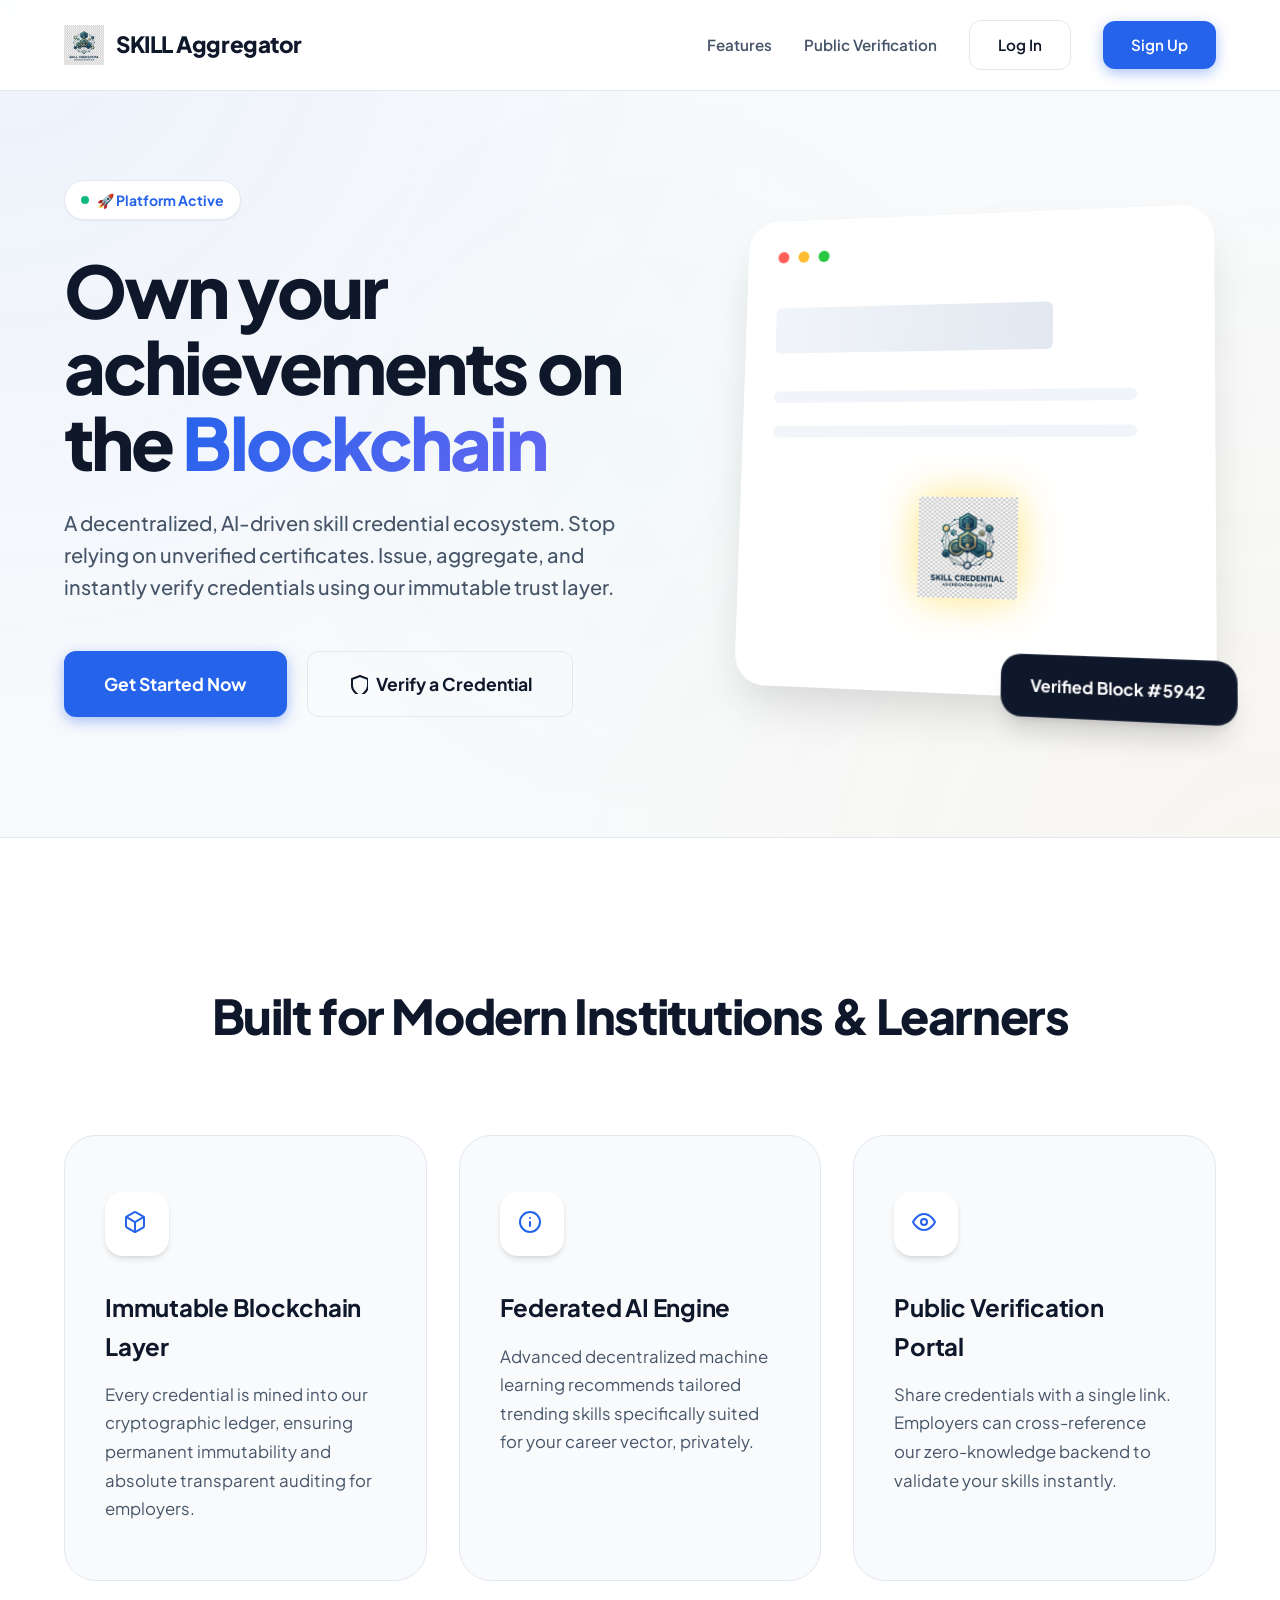
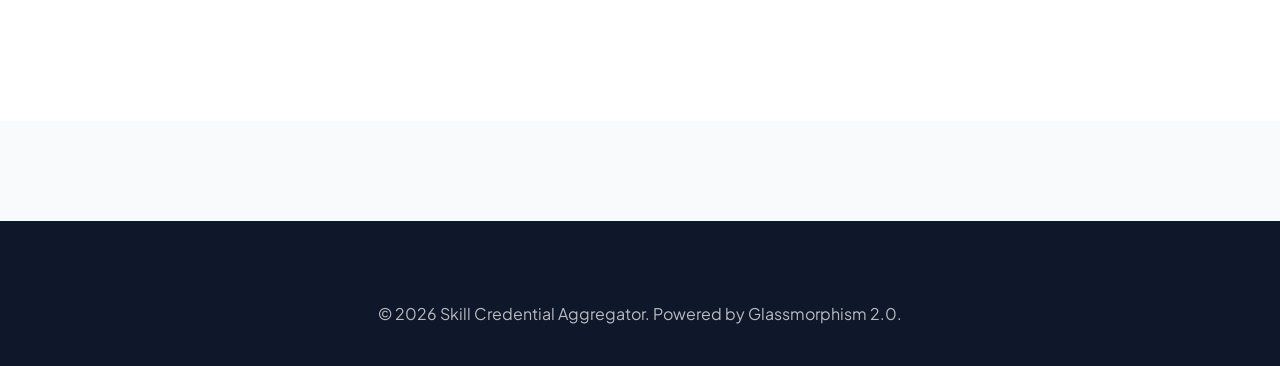
<file: frontend/index.html>
<!DOCTYPE html>
<html lang="en">

<head>
    <meta charset="UTF-8">
    <meta name="viewport" content="width=device-width, initial-scale=1.0">
    <title>Skill Credential Aggregator | Blockchain Truth</title>
    <link rel="stylesheet" href="landing.css">
    <link rel="preconnect" href="https://fonts.googleapis.com">
    <link rel="preconnect" href="https://fonts.gstatic.com" crossorigin>
    <link href="https://fonts.googleapis.com/css2?family=Inter:wght@400;600;700;800&display=swap" rel="stylesheet">
</head>

<body>
    <nav>
        <a href="#" class="nav-brand">
            <img src="logo.png" alt="Logo">
            SKILL Aggregator
        </a>
        <div class="nav-links">
            <a href="#features">Features</a>
            <a href="verify.html">Public Verification</a>
            <a href="login.html" class="btn-outline">Log In</a>
            <a href="register.html" class="btn-primary">Sign Up</a>
        </div>
    </nav>

    <section class="hero">
        <div class="hero-content">
            <div class="badge">🚀 Platform Active</div>
            <h1>Own your achievements on the <span>Blockchain</span></h1>
            <p>A decentralized, AI-driven skill credential ecosystem. Stop relying on unverified certificates. Issue,
                aggregate, and instantly verify credentials using our immutable trust layer.</p>
            <div class="hero-btns">
                <a href="register.html" class="btn-primary">Get Started Now</a>
                <a href="verify.html" class="btn-outline">
                    <svg width="20" height="20" fill="none" stroke="currentColor" stroke-width="2"
                        stroke-linecap="round" stroke-linejoin="round" style="margin-right: 8px;">
                        <path d="M12 22s8-4 8-10V5l-8-3-8 3v7c0 6 8 10 8 10z"></path>
                    </svg>
                    Verify a Credential
                </a>
            </div>
        </div>
        <div class="hero-image">
            <div class="glass-mockup">
                <div class="mockup-header">
                    <div class="circle"></div>
                    <div class="circle"></div>
                    <div class="circle"></div>
                </div>
                <div class="mockup-content">
                    <div class="line title"></div>
                    <div class="line"></div>
                    <div class="line short"></div>
                    <div class="shield">
                        <img src="logo.png" style="width: 100px; filter: drop-shadow(0 0 20px rgba(255,204,0,0.5));"
                            alt="Credential Shield">
                    </div>
                </div>
                <div class="mockup-badge">Verified Block #5942</div>
            </div>
        </div>
    </section>

    <section class="features" id="features">
        <h2 class="section-title">Built for Modern Institutions & Learners</h2>
        <div class="grid">
            <div class="card">
                <div class="icon">
                    <svg width="28" height="28" fill="none" stroke="currentColor" stroke-width="2"
                        stroke-linecap="round" stroke-linejoin="round">
                        <path
                            d="M21 16V8a2 2 0 0 0-1-1.73l-7-4a2 2 0 0 0-2 0l-7 4A2 2 0 0 0 3 8v8a2 2 0 0 0 1 1.73l7 4a2 2 0 0 0 2 0l7-4A2 2 0 0 0 21 16z">
                        </path>
                        <polyline points="3.27 6.96 12 12.01 20.73 6.96"></polyline>
                        <line x1="12" y1="22.08" x2="12" y2="12"></line>
                    </svg>
                </div>
                <h3>Immutable Blockchain Layer</h3>
                <p>Every credential is mined into our cryptographic ledger, ensuring permanent immutability and absolute
                    transparent auditing for employers.</p>
            </div>
            <div class="card">
                <div class="icon">
                    <svg width="28" height="28" fill="none" stroke="currentColor" stroke-width="2"
                        stroke-linecap="round" stroke-linejoin="round">
                        <circle cx="12" cy="12" r="10"></circle>
                        <line x1="12" y1="16" x2="12" y2="12"></line>
                        <line x1="12" y1="8" x2="12.01" y2="8"></line>
                    </svg>
                </div>
                <h3>Federated AI Engine</h3>
                <p>Advanced decentralized machine learning recommends tailored trending skills specifically suited for
                    your career vector, privately.</p>
            </div>
            <div class="card">
                <div class="icon">
                    <svg width="28" height="28" fill="none" stroke="currentColor" stroke-width="2"
                        stroke-linecap="round" stroke-linejoin="round">
                        <path d="M1 12s4-8 11-8 11 8 11 8-4 8-11 8-11-8-11-8z"></path>
                        <circle cx="12" cy="12" r="3"></circle>
                    </svg>
                </div>
                <h3>Public Verification Portal</h3>
                <p>Share credentials with a single link. Employers can cross-reference our zero-knowledge backend to
                    validate your skills instantly.</p>
            </div>
        </div>
    </section>

    <footer>
        <p>&copy; 2026 Skill Credential Aggregator. Powered by Glassmorphism 2.0.</p>
    </footer>
</body>

</html>
</file>
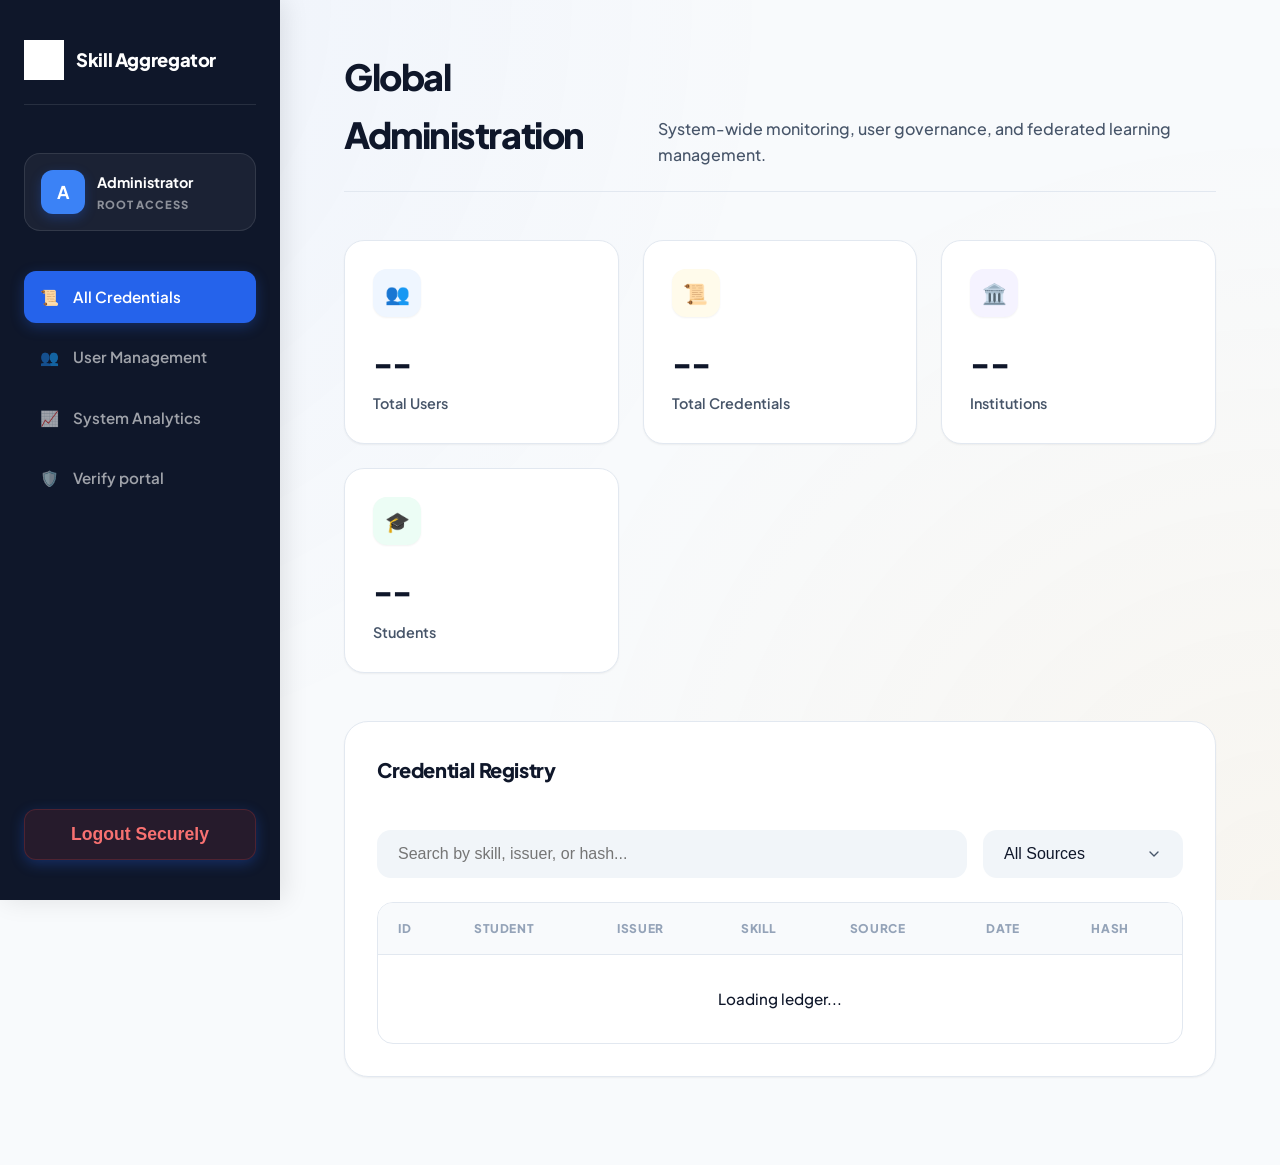
<file: frontend/admin-dashboard.html>
<!DOCTYPE html>
<html lang="en">

<head>
    <meta charset="UTF-8">
    <meta name="viewport" content="width=device-width, initial-scale=1.0">
    <title>Admin Dashboard - Skill Credential Aggregator</title>
    <link rel="stylesheet" href="style.css">
    <link rel="stylesheet" href="dashboard.css">
    <link rel="preconnect" href="https://fonts.googleapis.com">
    <link rel="preconnect" href="https://fonts.gstatic.com" crossorigin>
    <link href="https://fonts.googleapis.com/css2?family=Inter:wght@400;600;700&display=swap" rel="stylesheet">
    <script src="script.js" defer></script>
    <style>
        .badge-student {
            background: rgba(59, 130, 246, 0.1);
            color: #3b82f6;
        }

        .badge-institution {
            background: rgba(167, 139, 250, 0.1);
            color: #a78bfa;
        }

        .badge-admin {
            background: rgba(245, 158, 11, 0.1);
            color: #f59e0b;
        }

        .tab-btn {
            background: transparent;
            border: 1px solid var(--glass-border);
            color: var(--text-dim);
            padding: 10px 24px;
            border-radius: 10px;
            cursor: pointer;
            font-weight: 600;
            transition: var(--transition);
        }

        .tab-btn.active {
            background: var(--accent);
            color: var(--primary);
            border-color: var(--accent);
        }

        .tab-content {
            display: none;
        }

        .tab-content.active {
            display: block;
        }
    </style>
</head>

<body>
    <div class="dashboard">
        <!-- Sidebar -->
        <aside class="sidebar">
            <div class="sidebar-header">
                <img src="logo.png" alt="Logo" class="sidebar-logo">
                <div class="sidebar-title">Skill Aggregator</div>
            </div>

            <div class="user-profile">
                <div class="user-avatar" style="background: var(--info);">A</div>
                <div class="user-details">
                    <h3 id="adminNameHeader">Administrator</h3>
                    <p>Root Access</p>
                </div>
            </div>

            <nav class="nav-menu">
                <a href="#" class="nav-link tab-link active" onclick="switchTab('credentials')">
                    <span class="nav-icon">📜</span>
                    All Credentials
                </a>
                <a href="#" class="nav-link tab-link" onclick="switchTab('users')">
                    <span class="nav-icon">👥</span>
                    User Management
                </a>
                <a href="#" class="nav-link tab-link" onclick="switchTab('analytics')">
                    <span class="nav-icon">📈</span>
                    System Analytics
                </a>
                <a href="verify.html" class="nav-link">
                    <span class="nav-icon">🛡️</span>
                    Verify portal
                </a>
            </nav>

            <button class="logout-btn-sidebar" onclick="logout()">Logout Securely</button>
        </aside>

        <!-- Main Content -->
        <main class="main-content">
            <div class="page-header">
                <h1>Global Administration</h1>
                <p>System-wide monitoring, user governance, and federated learning management.</p>
            </div>

            <!-- Statistics Grid -->
            <div class="dashboard-grid">
                <div class="stat-card info">
                    <div class="stat-icon">👥</div>
                    <div class="stat-value" id="totalUsers">--</div>
                    <div class="stat-label">Total Users</div>
                </div>
                <div class="stat-card gold">
                    <div class="stat-icon">📜</div>
                    <div class="stat-value" id="totalCredentials">--</div>
                    <div class="stat-label">Total Credentials</div>
                </div>
                <div class="stat-card purple">
                    <div class="stat-icon">🏛️</div>
                    <div class="stat-value" id="totalInstitutions">--</div>
                    <div class="stat-label">Institutions</div>
                </div>
                <div class="stat-card success">
                    <div class="stat-icon">🎓</div>
                    <div class="stat-value" id="totalStudents">--</div>
                    <div class="stat-label">Students</div>
                </div>
            </div>

            <!-- Content Area -->
            <div class="content-section">
                <!-- Credentials Tab -->
                <div id="credentials-tab" class="tab-content active">
                    <div class="section-head">
                        <h2>Credential Registry</h2>
                    </div>

                    <div style="display: flex; gap: 16px; margin-bottom: 24px;">
                        <input type="text" id="credentialSearch" placeholder="Search by skill, issuer, or hash..."
                            onkeyup="filterCredentials()" style="flex: 1;">
                        <select id="credentialFilter" onchange="filterCredentials()" style="width: 200px;">
                            <option value="all">All Sources</option>
                            <option value="internal">Internal Only</option>
                            <option value="external">External Only</option>
                        </select>
                    </div>

                    <div class="table-container">
                        <table>
                            <thead>
                                <tr>
                                    <th>ID</th>
                                    <th>Student</th>
                                    <th>Issuer</th>
                                    <th>Skill</th>
                                    <th>Source</th>
                                    <th>Date</th>
                                    <th>Hash</th>
                                </tr>
                            </thead>
                            <tbody id="credentialsTableBody">
                                <tr>
                                    <td colspan="7" style="text-align: center; padding: 2rem;">Loading ledger...</td>
                                </tr>
                            </tbody>
                        </table>
                    </div>
                </div>

                <!-- Users Tab -->
                <div id="users-tab" class="tab-content">
                    <div class="section-head">
                        <h2>User Governance</h2>
                    </div>

                    <div style="display: flex; gap: 16px; margin-bottom: 24px;">
                        <input type="text" id="userSearch" placeholder="Search by name or email..."
                            onkeyup="filterUsers()" style="flex: 1;">
                        <select id="roleFilter" onchange="filterUsers()" style="width: 200px;">
                            <option value="all">All Roles</option>
                            <option value="student">Students Only</option>
                            <option value="institution">Institutions Only</option>
                            <option value="admin">Admins Only</option>
                        </select>
                    </div>

                    <div class="table-container">
                        <table>
                            <thead>
                                <tr>
                                    <th>ID</th>
                                    <th>Name</th>
                                    <th>Email</th>
                                    <th>Role</th>
                                    <th>Joined At</th>
                                    <th>Actions</th>
                                </tr>
                            </thead>
                            <tbody id="usersTableBody">
                                <tr>
                                    <td colspan="6" style="text-align: center; padding: 2rem;">Loading database...</td>
                                </tr>
                            </tbody>
                        </table>
                    </div>
                </div>

                <!-- Analytics Tab -->
                <div id="analytics-tab" class="tab-content">
                    <div class="section-head">
                        <h2>System Insights</h2>
                    </div>

                    <div class="dashboard-grid" style="margin-bottom: 32px;">
                        <div class="stat-card">
                            <div class="stat-label">Weekly Velocity</div>
                            <div class="stat-value" id="weekCredentials" style="font-size: 24px; color: var(--info);">--
                            </div>
                        </div>
                        <div class="stat-card">
                            <div class="stat-label">Monthly Growth</div>
                            <div class="stat-value" id="monthCredentials"
                                style="font-size: 24px; color: var(--success);">--</div>
                        </div>
                        <div class="stat-card">
                            <div class="stat-label">Top Issuer</div>
                            <div class="stat-value" id="topInstitution" style="font-size: 18px; color: var(--accent);">
                                --</div>
                        </div>
                        <div class="stat-card">
                            <div class="stat-label">Avg / Day</div>
                            <div class="stat-value" id="avgPerDay" style="font-size: 24px;">--</div>
                        </div>
                    </div>

                    <div
                        style="background: rgba(108, 92, 231, 0.05); border: 1px solid rgba(108, 92, 231, 0.2); padding: 24px; border-radius: 16px; margin-bottom: 32px;">
                        <h3 style="color: #6c5ce7; margin-bottom: 8px;">🔄 Federated Learning Operations</h3>
                        <p style="font-size: 14px; color: var(--text-dim); margin-bottom: 20px;">Aggregate decentralized
                            learning patterns into global recommendations.</p>
                        <button id="flBtn" onclick="runFL()" class="action-btn"
                            style="background: #6c5ce7; border: none; color: white;">
                            Execute Federated Update
                        </button>
                        <div id="flStatus"
                            style="margin-top: 15px; font-size: 0.9rem; color: #6c5ce7; font-weight: 600;"></div>
                    </div>

                    <h3>Public Ledger Activity</h3>
                    <div class="table-container">
                        <table>
                            <thead>
                                <tr>
                                    <th>Timestamp</th>
                                    <th>Protocol</th>
                                    <th>Details</th>
                                </tr>
                            </thead>
                            <tbody id="activityTableBody">
                                <tr>
                                    <td colspan="3" style="text-align: center; padding: 2rem;">Loading stream...</td>
                                </tr>
                            </tbody>
                        </table>
                    </div>
                </div>
            </div>
        </main>
    </div>

    <script>
        // Check authentication
        const token = localStorage.getItem('token');
        const role = localStorage.getItem('role');
        const name = localStorage.getItem('name');

        if (!token || role !== 'admin') {
            showToast("Restricted Access. Root privileges required.", "error");
            setTimeout(() => window.location.href = 'login.html', 1500);
        }

        // Display welcome message
        document.getElementById('adminNameHeader').textContent = name || 'Administrator';

        // Store data globally for filtering
        let allCredentials = [];
        let allUsers = [];

        // Load all data on page load
        loadAllData();

        async function loadAllData() {
            await loadCredentials();
            await loadUsers();
            calculateAnalytics();
        }

        // Load all credentials
        async function loadCredentials() {
            try {
                const response = await fetch('http://localhost:5000/credentials');
                allCredentials = await response.json();

                displayCredentials(allCredentials);
                document.getElementById('totalCredentials').textContent = allCredentials.length;
            } catch (error) {
                console.error('Error loading credentials:', error);
            }
        }

        // Display credentials in table
        function displayCredentials(credentials) {
            const tbody = document.getElementById('credentialsTableBody');

            if (credentials.length === 0) {
                tbody.innerHTML = '<tr><td colspan="7" style="text-align: center; padding: 2rem;">No credentials found.</td></tr>';
            } else {
                tbody.innerHTML = credentials.map(cred => `
                    <tr>
                        <td>${cred.id}</td>
                        <td style="font-weight: 600;">UID: ${cred.student_id}</td>
                        <td style="color: var(--text-dim);">${cred.issuer_name}</td>
                        <td style="color: var(--accent); font-weight: 700;">${cred.skill_name}</td>
                        <td>
                            <span class="badge badge-${cred.type}">${cred.type.toUpperCase()}</span>
                        </td>
                        <td>${new Date(cred.issue_date).toLocaleDateString()}</td>
                        <td class="hash-text" title="${cred.credential_hash}">${cred.credential_hash.substring(0, 10)}...</td>
                    </tr>
                `).join('');
            }
        }

        // Load all users
        async function loadUsers() {
            try {
                const response = await fetch('http://localhost:5000/users', {
                    headers: {
                        'Authorization': 'Bearer ' + token
                    }
                });
                allUsers = await response.json();

                displayUsers(allUsers);

                // Update statistics
                document.getElementById('totalUsers').textContent = allUsers.length;
                document.getElementById('totalInstitutions').textContent =
                    allUsers.filter(u => u.role === 'institution').length;
                document.getElementById('totalStudents').textContent =
                    allUsers.filter(u => u.role === 'student').length;
            } catch (error) {
                console.error('Error loading users:', error);
            }
        }

        // Display users in table
        function displayUsers(users) {
            const tbody = document.getElementById('usersTableBody');

            if (users.length === 0) {
                tbody.innerHTML = '<tr><td colspan="6" style="text-align: center; padding: 2rem;">No users found.</td></tr>';
            } else {
                tbody.innerHTML = users.map(user => `
                    <tr>
                        <td>${user.id}</td>
                        <td style="font-weight: 600;">${user.name}</td>
                        <td>${user.email}</td>
                        <td><span class="badge badge-${user.role}">${user.role.toUpperCase()}</span></td>
                        <td>${new Date(user.created_at).toLocaleDateString()}</td>
                        <td>
                            <button class="action-btn" onclick="deleteUser(${user.id}, '${user.name}')" 
                                style="padding: 6px 12px; font-size: 11px; background: rgba(239, 68, 68, 0.1); color: #ef4444; border: 1px solid #ef4444;">
                                Delete
                            </button>
                        </td>
                    </tr>
                `).join('');
            }
        }

        // Calculate analytics
        function calculateAnalytics() {
            const now = new Date();
            const weekAgo = new Date(now.getTime() - 7 * 24 * 60 * 60 * 1000);
            const monthAgo = new Date(now.getTime() - 30 * 24 * 60 * 60 * 1000);

            // Credentials this week
            const weekCount = allCredentials.filter(cred =>
                new Date(cred.issue_date) >= weekAgo
            ).length;
            document.getElementById('weekCredentials').textContent = weekCount;

            // Credentials this month
            const monthCount = allCredentials.filter(cred =>
                new Date(cred.issue_date) >= monthAgo
            ).length;
            document.getElementById('monthCredentials').textContent = monthCount;

            // Average per day
            const avgPerDay = allCredentials.length > 0 ?
                (allCredentials.length / 30).toFixed(1) : 0;
            document.getElementById('avgPerDay').textContent = avgPerDay;

            // Most active institution
            const institutionCounts = {};
            allCredentials.forEach(cred => {
                institutionCounts[cred.issuer_name] = (institutionCounts[cred.issuer_name] || 0) + 1;
            });
            const topInst = Object.keys(institutionCounts).reduce((a, b) =>
                institutionCounts[a] > institutionCounts[b] ? a : b, '-'
            );
            document.getElementById('topInstitution').textContent = topInst;

            // Recent activity
            const recentActivity = allCredentials.slice(-10).reverse();
            const activityBody = document.getElementById('activityTableBody');
            activityBody.innerHTML = recentActivity.map(cred => `
                <tr>
                    <td>${new Date(cred.issue_date).toLocaleDateString()}</td>
                    <td>Credential Issued</td>
                    <td>${cred.skill_name} by ${cred.issuer_name}</td>
                </tr>
            `).join('');
        }

        // Filter credentials
        function filterCredentials() {
            const searchTerm = document.getElementById('credentialSearch').value.toLowerCase();
            const filter = document.getElementById('credentialFilter').value;

            let filtered = allCredentials.filter(cred =>
                cred.skill_name.toLowerCase().includes(searchTerm) ||
                cred.issuer_name.toLowerCase().includes(searchTerm) ||
                cred.credential_hash.toLowerCase().includes(searchTerm)
            );

            if (filter !== 'all') {
                filtered = filtered.filter(cred => cred.type === filter);
            }

            displayCredentials(filtered);
        }

        // Filter users
        function filterUsers() {
            const searchTerm = document.getElementById('userSearch').value.toLowerCase();
            const roleFilter = document.getElementById('roleFilter').value;

            let filtered = allUsers.filter(user =>
                user.name.toLowerCase().includes(searchTerm) ||
                user.email.toLowerCase().includes(searchTerm)
            );

            if (roleFilter !== 'all') {
                filtered = filtered.filter(user => user.role === roleFilter);
            }

            displayUsers(filtered);
        }

        // Switch tabs
        function switchTab(tabName) {
            // Hide all tabs
            document.querySelectorAll('.tab-content').forEach(tab => {
                tab.classList.remove('active');
            });
            document.querySelectorAll('.tab-link').forEach(link => {
                link.classList.remove('active');
            });

            // Show selected tab
            document.getElementById(tabName + '-tab').classList.add('active');

            // Highlight the correct sidebar link
            const links = document.querySelectorAll('.tab-link');
            links.forEach(link => {
                if (link.getAttribute('onclick').includes(tabName)) {
                    link.classList.add('active');
                }
            });
        }

        // Module 4: Run Federated Learning
        async function runFL() {
            const btn = document.getElementById('flBtn');
            const status = document.getElementById('flStatus');

            btn.disabled = true;
            btn.innerHTML = '<span>⏳</span> Processing...';
            status.textContent = 'Simulating local training on decentralized nodes...';

            try {
                const response = await fetch('http://localhost:5000/admin/train-fl', {
                    method: 'POST',
                    headers: { 'Authorization': 'Bearer ' + token }
                });
                const data = await response.json();

                if (response.ok) {
                    status.innerHTML = `<span style="color: green;">✓ Round ${data.data.round} Complete!</span> New Trending Skill: <strong>${data.data.top_category}</strong>`;
                }
            } catch (err) {
                status.textContent = 'Error: Failed to connect to FL engine.';
            } finally {
                btn.disabled = false;
                btn.innerHTML = '<span>🔄</span> Trigger Federated Update';
            }
        }

        async function deleteUser(userId, userName) {
            if (!confirm(`Are you sure you want to permanently delete user "${userName}"? This will also remove all their credentials.`)) {
                return;
            }

            try {
                const response = await fetch(`http://localhost:5000/users/${userId}`, {
                    method: 'DELETE',
                    headers: { 'Authorization': 'Bearer ' + token }
                });
                const data = await response.json();

                if (response.ok) {
                    showToast(data.message, "success");
                    loadUsers(); // Refresh the list
                } else {
                    showToast(data.message, "error");
                }
            } catch (err) {
                console.error("Delete failed:", err);
                showToast("System error: Could not complete deletion.", "error");
            }
        }
    </script>
</body>

</html>
</file>
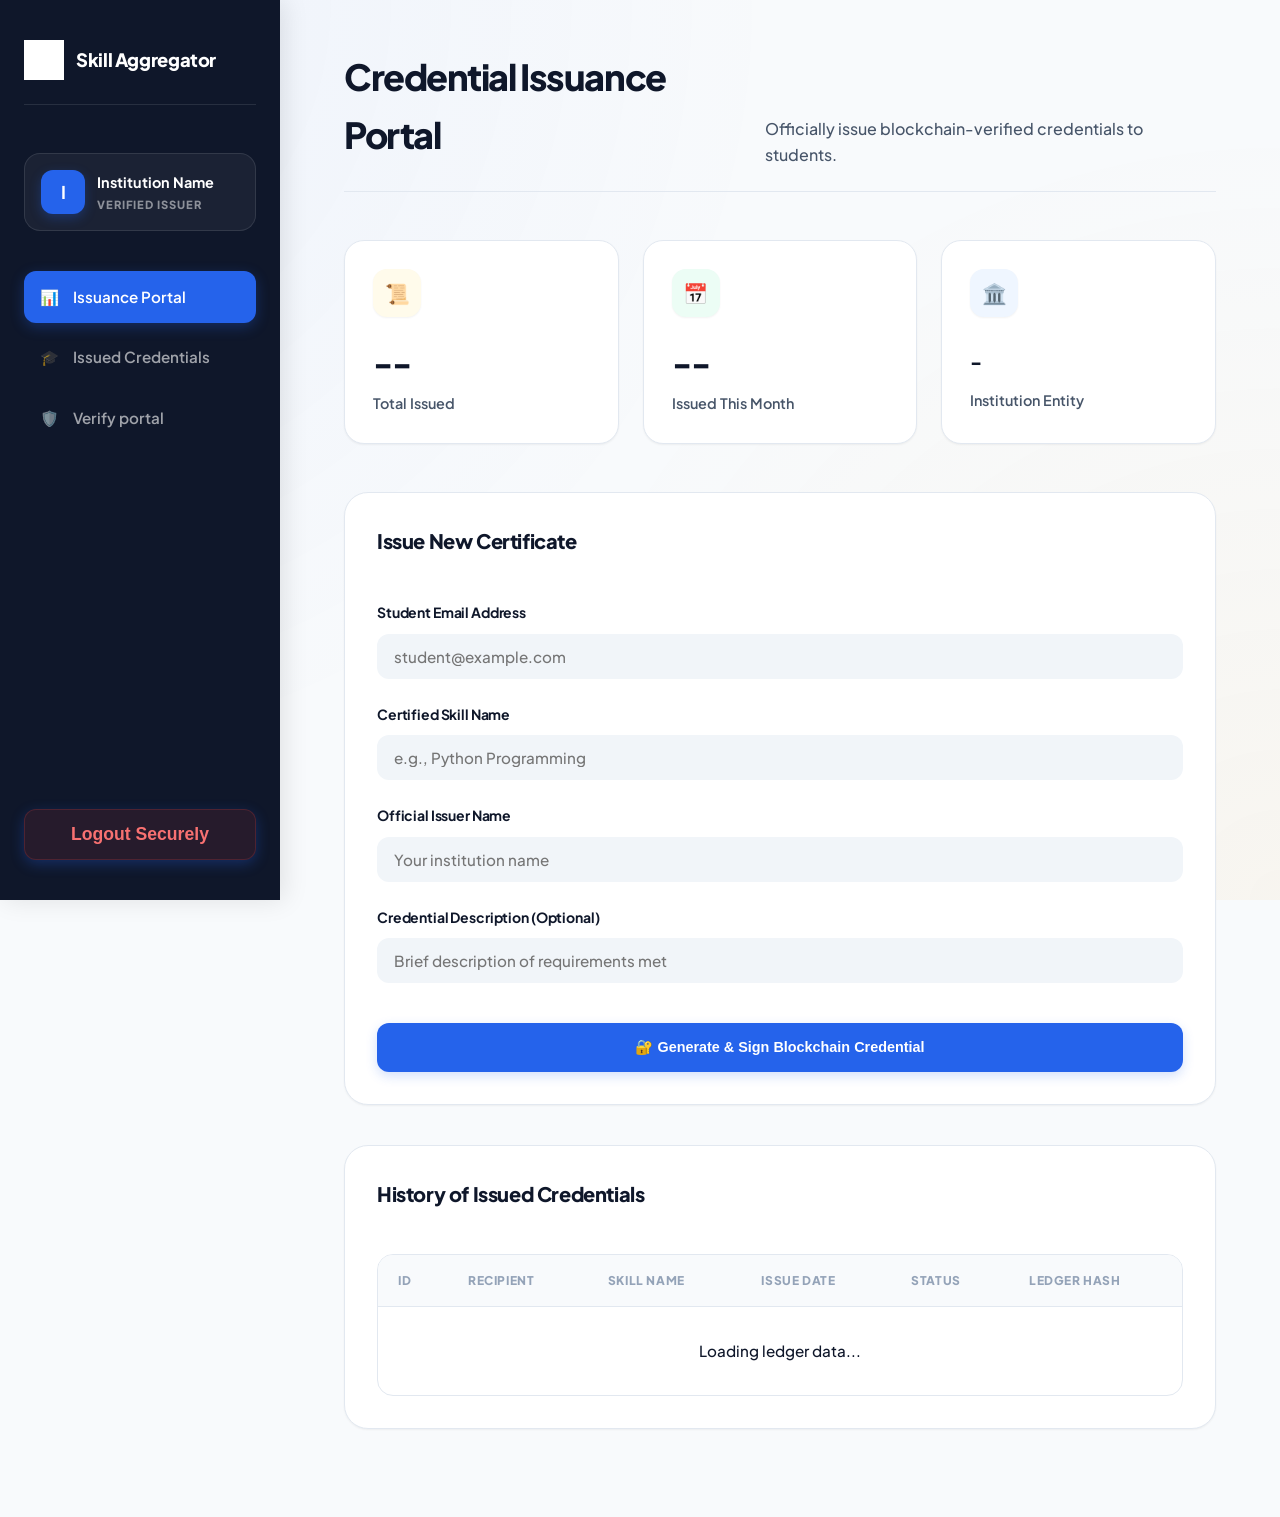
<file: frontend/institution-dashboard.html>
<!DOCTYPE html>
<html lang="en">

<head>
    <meta charset="UTF-8">
    <meta name="viewport" content="width=device-width, initial-scale=1.0">
    <title>Institution Dashboard - Skill Credential Aggregator</title>
    <link rel="stylesheet" href="style.css">
    <link rel="stylesheet" href="dashboard.css">
    <link rel="preconnect" href="https://fonts.googleapis.com">
    <link rel="preconnect" href="https://fonts.gstatic.com" crossorigin>
    <link href="https://fonts.googleapis.com/css2?family=Inter:wght@400;600;700&display=swap" rel="stylesheet">
    <script src="script.js" defer></script>
    <style>
        .badge-success {
            background: rgba(16, 185, 129, 0.1);
            color: #10b981;
        }
    </style>
</head>

<body>
    <div class="dashboard">
        <!-- Sidebar -->
        <aside class="sidebar">
            <div class="sidebar-header">
                <img src="logo.png" alt="Logo" class="sidebar-logo">
                <div class="sidebar-title">Skill Aggregator</div>
            </div>

            <div class="user-profile">
                <div class="user-avatar" id="userAvatar">I</div>
                <div class="user-details">
                    <h3 id="instNameHeader">Institution Name</h3>
                    <p>Verified Issuer</p>
                </div>
            </div>

            <nav class="nav-menu">
                <a href="#" class="nav-link active">
                    <span class="nav-icon">📊</span>
                    Issuance Portal
                </a>
                <a href="#" class="nav-link">
                    <span class="nav-icon">🎓</span>
                    Issued Credentials
                </a>
                <a href="verify.html" class="nav-link">
                    <span class="nav-icon">🛡️</span>
                    Verify portal
                </a>
            </nav>

            <button class="logout-btn-sidebar" onclick="logout()">Logout Securely</button>
        </aside>

        <!-- Main Content -->
        <main class="main-content">
            <div class="page-header">
                <h1>Credential Issuance Portal</h1>
                <p>Officially issue blockchain-verified credentials to students.</p>
            </div>

            <!-- Statistics -->
            <div class="dashboard-grid">
                <div class="stat-card gold">
                    <div class="stat-icon">📜</div>
                    <div class="stat-value" id="totalCredentials">--</div>
                    <div class="stat-label">Total Issued</div>
                </div>
                <div class="stat-card success">
                    <div class="stat-icon">📅</div>
                    <div class="stat-value" id="monthCredentials">--</div>
                    <div class="stat-label">Issued This Month</div>
                </div>
                <div class="stat-card info">
                    <div class="stat-icon">🏛️</div>
                    <div class="stat-value"
                        style="font-size: 1.2rem; min-height: 48px; display: flex; align-items: center;"
                        id="institutionNameDisplay">-</div>
                    <div class="stat-label">Institution Entity</div>
                </div>
            </div>

            <div class="content-section">
                <div class="section-head">
                    <h2>Issue New Certificate</h2>
                </div>
                <div id="message"></div>
                <form id="issueForm">
                    <div class="input-group">
                        <label for="student_email">Student Email Address</label>
                        <input type="email" id="student_email" placeholder="student@example.com" required>
                    </div>

                    <div class="input-group">
                        <label for="skill_name">Certified Skill Name</label>
                        <input type="text" id="skill_name" placeholder="e.g., Python Programming" required>
                    </div>

                    <div class="input-group">
                        <label for="issuer_name">Official Issuer Name</label>
                        <input type="text" id="issuer_name" placeholder="Your institution name" required>
                    </div>

                    <div class="input-group">
                        <label for="description">Credential Description (Optional)</label>
                        <input type="text" id="description" placeholder="Brief description of requirements met">
                    </div>

                    <button type="submit" class="action-btn" style="width: 100%; padding: 16px;">
                        🔐 Generate & Sign Blockchain Credential
                    </button>
                </form>
            </div>

            <!-- Credentials Table -->
            <div class="content-section">
                <div class="section-head">
                    <h2>History of Issued Credentials</h2>
                </div>
                <div class="table-container">
                    <table>
                        <thead>
                            <tr>
                                <th>ID</th>
                                <th>Recipient</th>
                                <th>Skill Name</th>
                                <th>Issue Date</th>
                                <th>Status</th>
                                <th>Ledger Hash</th>
                            </tr>
                        </thead>
                        <tbody id="credentialsTableBody">
                            <tr>
                                <td colspan="6" style="text-align: center; padding: 2rem;">Loading ledger data...</td>
                            </tr>
                        </tbody>
                    </table>
                </div>
            </div>
        </main>
    </div>

    <script>
        // Check authentication
        const token = localStorage.getItem('token');
        const role = localStorage.getItem('role');
        const name = localStorage.getItem('name');

        // Debug logging
        console.log('=== Institution Dashboard Auth Check ===');
        console.log('token:', token);
        console.log('role:', role);
        console.log('name:', name);
        console.log('role === "institution":', role === 'institution');

        if (!token || role !== 'institution') {
            console.error('Access denied! token:', !!token, 'role:', role);
            showToast("Restricted Access. Institution status required.", "error");
            setTimeout(() => window.location.href = 'login.html', 1500);
        } else {
            console.log('Access granted! Welcome', name);
        }

        // Display welcome message
        document.getElementById('instNameHeader').textContent = name;
        document.getElementById('institutionNameDisplay').textContent = name;
        document.getElementById('userAvatar').textContent = name.charAt(0).toUpperCase();
        document.getElementById('issuer_name').value = name;

        // Load credentials on page load
        loadCredentials();

        // Handle form submission
        document.getElementById('issueForm').addEventListener('submit', async (e) => {
            e.preventDefault();

            const skill_name = document.getElementById('skill_name').value;
            const issuer_name = document.getElementById('issuer_name').value;
            const student_email = document.getElementById('student_email').value;
            const description = document.getElementById('description').value;

            try {
                const response = await fetch('http://localhost:5000/issue-credential', {
                    method: 'POST',
                    headers: {
                        'Content-Type': 'application/json',
                        'Authorization': 'Bearer ' + token
                    },
                    body: JSON.stringify({
                        skill_name: skill_name,
                        issuer_name: issuer_name,
                        student_email: student_email,
                        description: description
                    })
                });

                const data = await response.json();

                if (response.ok) {
                    document.getElementById('message').innerHTML =
                        `<div class="badge-success" style="padding: 15px; border-radius: 12px; margin-bottom: 20px;">
                            <strong>✓ Successfully Recorded!</strong><br>
                            <span style="font-size: 0.8rem; opacity: 0.8;">Block Mined: ${data.credential_hash}</span>
                        </div>`;

                    // Clear form
                    document.getElementById('issueForm').reset();

                    // Reload credentials
                    loadCredentials();
                } else {
                    document.getElementById('message').innerHTML =
                        `<div class="message error"><strong>Error:</strong> ${data.message}</div>`;
                }
            } catch (error) {
                document.getElementById('message').innerHTML =
                    `<div class="message error"><strong>Error:</strong> ${error.message}</div>`;
            }
        });

        // Load credentials function
        async function loadCredentials() {
            try {
                const response = await fetch('http://localhost:5000/my-issued-credentials', {
                    headers: {
                        'Authorization': 'Bearer ' + token
                    }
                });

                const credentials = await response.json();

                const tbody = document.getElementById('credentialsTableBody');

                if (credentials.length === 0) {
                    tbody.innerHTML = '<tr><td colspan="6" style="text-align: center; padding: 2rem;">No credentials issued yet.</td></tr>';
                } else {
                    tbody.innerHTML = credentials.map(cred => `
                        <tr>
                            <td>${cred.id}</td>
                            <td>${cred.student_name}</td>
                            <td><strong>${cred.skill_name}</strong></td>
                            <td>${new Date(cred.issue_date).toLocaleDateString()}</td>
                            <td><span class="badge badge-success">${cred.status}</span></td>
                            <td class="hash-text" title="${cred.credential_hash}">${cred.credential_hash.substring(0, 16)}...</td>
                        </tr>
                    `).join('');

                    // Update statistics
                    document.getElementById('totalCredentials').textContent = credentials.length;

                    // Calculate this month's credentials
                    const thisMonth = new Date().getMonth();
                    const thisYear = new Date().getFullYear();
                    const monthCount = credentials.filter(cred => {
                        const credDate = new Date(cred.issue_date);
                        return credDate.getMonth() === thisMonth && credDate.getFullYear() === thisYear;
                    }).length;
                    document.getElementById('monthCredentials').textContent = monthCount;
                }
            } catch (error) {
                console.error('Error loading credentials:', error);
            }
        }
    </script>
</body>

</html>
</file>
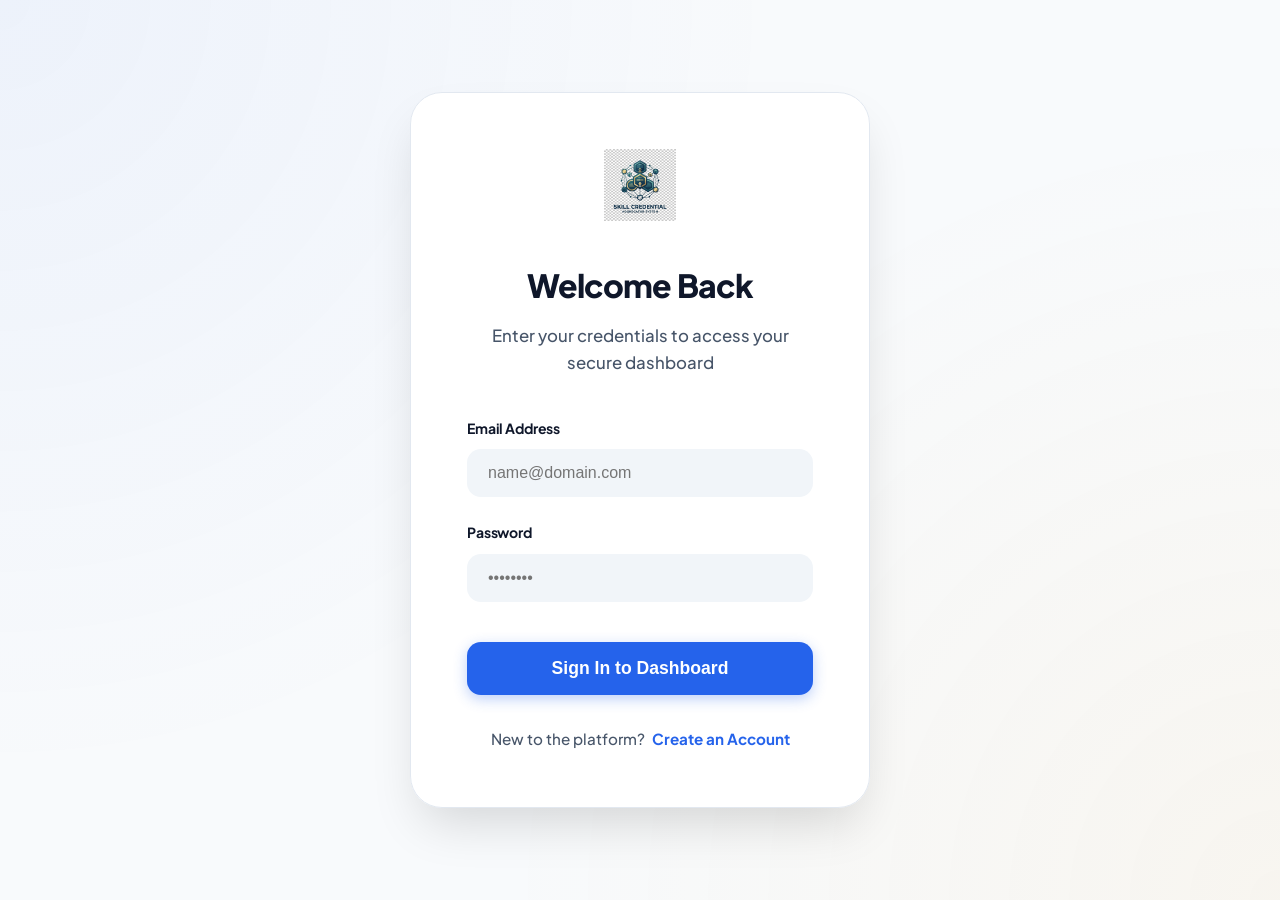
<file: frontend/issue-credential.html>
<!DOCTYPE html>
<html lang="en">

<head>
    <meta charset="UTF-8">
    <meta name="viewport" content="width=device-width, initial-scale=1.0">
    <title>Issue Credential - Skill Credential Aggregator</title>
</head>

<body>
    <h1>Issue Credential</h1>
    <p>Only institutions can issue credentials</p>

    <form id="issueForm">
        <div>
            <label>Student Email:</label><br>
            <input type="email" id="student_email" placeholder="student@example.com" required>
        </div>
        <br>
        <div>
            <label>Skill Name:</label><br>
            <input type="text" id="skill_name" placeholder="e.g. Python Programming" required>
        </div>
        <br>
        <div>
            <label>Issuer Name:</label><br>
            <input type="text" id="issuer_name" placeholder="e.g. MIT University" required>
        </div>
        <br>
        <button type="submit">Issue & Record on Blockchain</button>
    </form>

    <div id="message"></div>
    <div id="credentialInfo"></div>

    <script>
        // Get JWT token from localStorage
        const token = localStorage.getItem('token');

        // If no token, redirect to login
        if (!token) {
            alert('Please login first');
            window.location.href = 'login.html';
        }

        // Handle form submission
        document.getElementById('issueForm').addEventListener('submit', async (e) => {
            e.preventDefault();

            const student_email = document.getElementById('student_email').value;
            const skill_name = document.getElementById('skill_name').value;
            const issuer_name = document.getElementById('issuer_name').value;

            try {
                // Send POST request to backend
                const response = await fetch('http://localhost:5000/issue-credential', {
                    method: 'POST',
                    headers: {
                        'Content-Type': 'application/json',
                        'Authorization': 'Bearer ' + token  // Send JWT token
                    },
                    body: JSON.stringify({
                        student_email: student_email,
                        skill_name: skill_name,
                        issuer_name: issuer_name
                    })
                });

                const data = await response.json();

                if (response.ok) {
                    // Success
                    document.getElementById('message').innerHTML =
                        '<p style="color: green;">' + data.message + '</p>';

                    // Display credential information
                    document.getElementById('credentialInfo').innerHTML =
                        '<h3>Credential Details:</h3>' +
                        '<p>Credential ID: ' + data.credential_id + '</p>' +
                        '<p>Credential Hash: ' + data.credential_hash + '</p>' +
                        '<p>Issue Date: ' + data.issue_date + '</p>';

                    // Clear form
                    document.getElementById('issueForm').reset();
                } else {
                    // Error
                    document.getElementById('message').innerHTML =
                        '<p style="color: red;">' + data.message + '</p>';
                }
            } catch (error) {
                document.getElementById('message').innerHTML =
                    '<p style="color: red;">Error: ' + error.message + '</p>';
            }
        });
    </script>
</body>

</html>
</file>
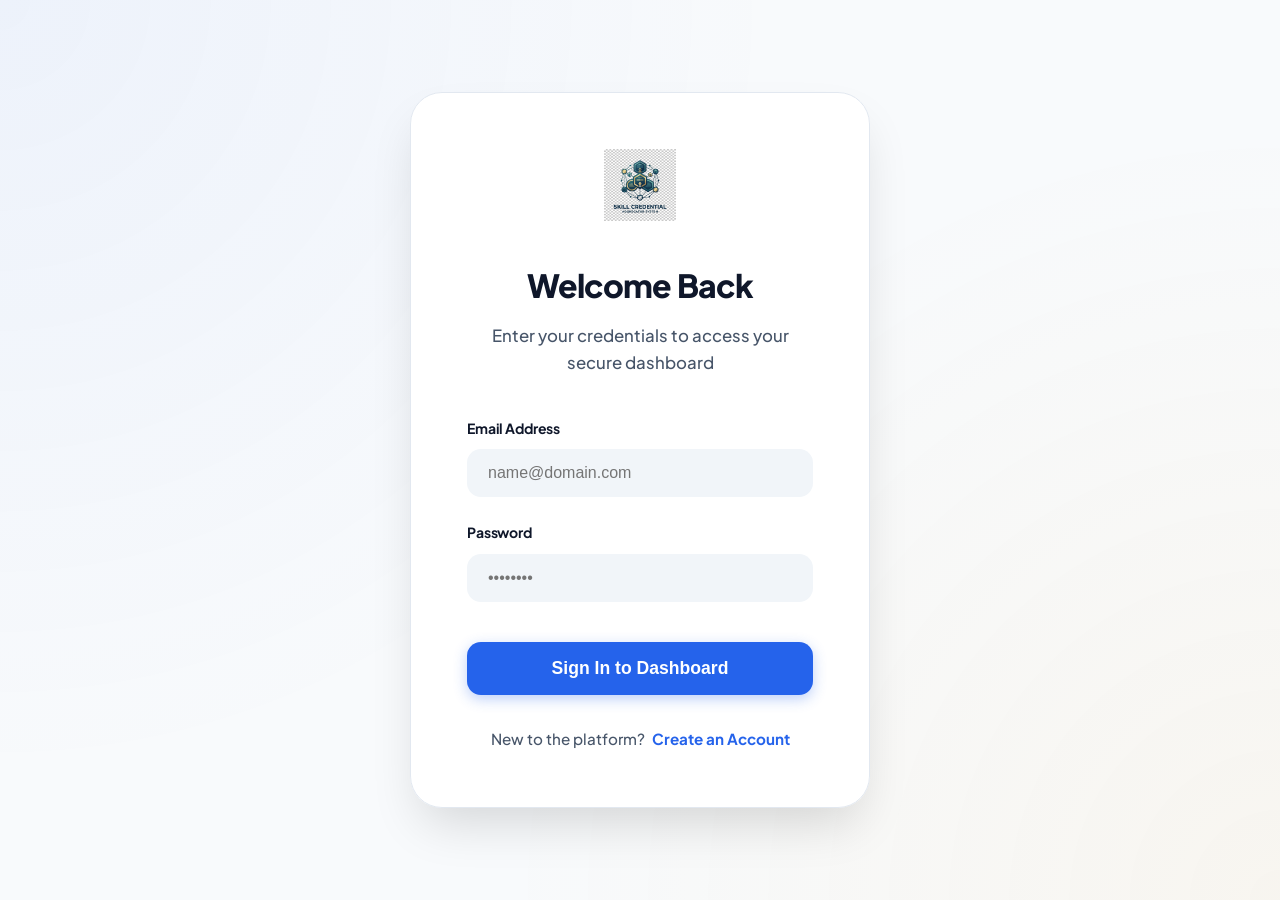
<file: frontend/login.html>
<!DOCTYPE html>
<html lang="en">

<head>
    <meta charset="UTF-8">
    <meta name="viewport" content="width=device-width, initial-scale=1.0">
    <title>Login - Skill Credential Aggregator</title>
    <link rel="stylesheet" href="style.css">
    <link rel="preconnect" href="https://fonts.googleapis.com">
    <link rel="preconnect" href="https://fonts.gstatic.com" crossorigin>
    <link href="https://fonts.googleapis.com/css2?family=Inter:wght@400;600;700&display=swap" rel="stylesheet">
</head>

<body>
    <div class="container">
        <img src="logo.png" alt="Skill Credential Aggregator Logo" class="logo">
        <h2>Welcome Back</h2>
        <p class="subtitle">Enter your credentials to access your secure dashboard</p>

        <div class="input-group">
            <label for="email">Email Address</label>
            <input id="email" type="email" placeholder="name@domain.com">
        </div>

        <div class="input-group">
            <label for="password">Password</label>
            <input id="password" type="password" placeholder="••••••••">
        </div>

        <button onclick="login()">Sign In to Dashboard</button>

        <p class="link-text">New to the platform? <a href="register.html" class="link">Create an Account</a></p>

        <script src="script.js"></script>
    </div>
</body>

</html>
</file>
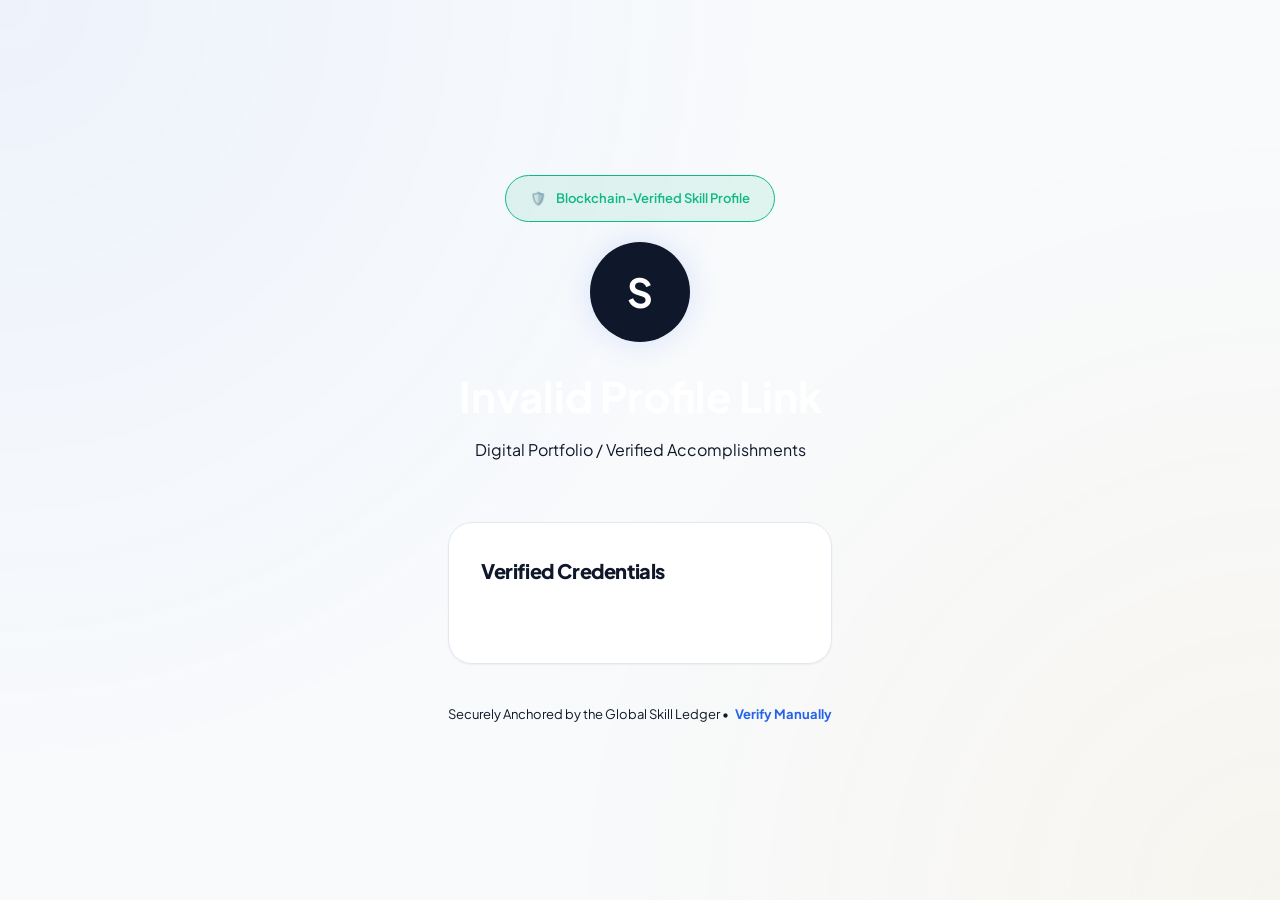
<file: frontend/public-profile.html>
<!DOCTYPE html>
<html lang="en">

<head>
    <meta charset="UTF-8">
    <meta name="viewport" content="width=device-width, initial-scale=1.0">
    <title>Public Skill Profile - Credential Portal</title>
    <link rel="stylesheet" href="style.css">
    <link rel="stylesheet" href="dashboard.css">
    <link rel="preconnect" href="https://fonts.googleapis.com">
    <link rel="preconnect" href="https://fonts.gstatic.com" crossorigin>
    <link href="https://fonts.googleapis.com/css2?family=Inter:wght@400;600;700&display=swap" rel="stylesheet">
    <script src="script.js" defer></script>
    <style>
        .profile-container {
            max-width: 900px;
            margin: 60px auto;
            padding: 0 20px;
        }

        .profile-header {
            text-align: center;
            margin-bottom: 60px;
        }

        .profile-avatar {
            width: 100px;
            height: 100px;
            background: var(--accent);
            border-radius: 50%;
            margin: 0 auto 20px;
            display: flex;
            align-items: center;
            justify-content: center;
            font-size: 40px;
            font-weight: 700;
            color: var(--primary);
            box-shadow: 0 0 30px var(--accent-glow);
        }

        .trust-notif {
            background: rgba(16, 185, 129, 0.1);
            border: 1px solid var(--success);
            color: var(--success);
            padding: 12px 24px;
            border-radius: 100px;
            display: inline-flex;
            align-items: center;
            gap: 10px;
            font-size: 13px;
            font-weight: 600;
            margin-bottom: 20px;
        }
    </style>
</head>

<body>
    <div class="profile-container">
        <div class="profile-header">
            <div class="trust-notif">
                <span>🛡️</span> Blockchain-Verified Skill Profile
            </div>
            <div class="profile-avatar" id="avatarLetter">S</div>
            <h1 id="pubStudentName" style="color: white; font-size: 42px; margin-bottom: 8px;">Loading Profile...</h1>
            <p id="pubSubtitle" style="color: var(--text-dim);">Digital Portfolio / Verified Accomplishments</p>
        </div>

        <div class="content-section">
            <div class="section-head">
                <h2>Verified Credentials</h2>
            </div>
            <div class="card-grid" id="publicCredGrid">
                <!-- Data loaded via JS -->
            </div>
        </div>

        <div style="text-align: center; margin-top: 40px;">
            <p style="color: var(--text-dim); font-size: 13px;">Securely Anchored by the Global Skill Ledger • <a
                    href="verify.html" class="link">Verify Manually</a></p>
        </div>
    </div>

    <script>
        const urlParams = new URLSearchParams(window.location.search);
        const studentId = urlParams.get('id');

        async function fetchPublicProfile() {
            if (!studentId) {
                document.getElementById('pubStudentName').textContent = "Invalid Profile Link";
                return;
            }

            try {
                const response = await fetch(`http://localhost:5000/public-profile/${studentId}`);
                const data = await response.json();

                if (response.ok) {
                    document.getElementById('pubStudentName').textContent = data.student_name;
                    document.getElementById('avatarLetter').textContent = data.student_name.charAt(0).toUpperCase();

                    const grid = document.getElementById('publicCredGrid');
                    grid.innerHTML = '';

                    if (data.credentials.length === 0) {
                        grid.innerHTML = '<div class="card"><p>No verified credentials linked to this profile yet.</p></div>';
                        return;
                    }

                    data.credentials.forEach(cred => {
                        const date = new Date(cred.issue_date).toLocaleDateString();
                        const typeBadge = cred.type === 'external' ?
                            '<span class="badge badge-external">External</span>' :
                            '<span class="badge badge-internal">Internal</span>';

                        const card = `
                            <div class="card">
                                <div style="display: flex; justify-content: space-between; align-items: start; margin-bottom: 12px;">
                                    <h3 class="card-title" style="margin: 0;">${cred.skill_name}</h3>
                                    ${typeBadge}
                                </div>
                                <p class="card-description">Issued by: ${cred.issuer_name}</p>
                                <div class="card-meta" style="margin-top: 24px;">
                                    <span>${date}</span>
                                    <span class="badge badge-success">✓ Verified</span>
                                </div>
                                <div class="hash-text" style="font-size: 10px; margin-top: 15px; border-top: 1px solid var(--glass-border); padding-top: 10px;">
                                    ${cred.credential_hash}
                                </div>
                            </div>
                        `;
                        grid.insertAdjacentHTML('beforeend', card);
                    });
                } else {
                    document.getElementById('pubStudentName').textContent = "Profile Not Found";
                }
            } catch (err) {
                console.error(err);
                document.getElementById('pubStudentName').textContent = "Server Connection Error";
            }
        }

        fetchPublicProfile();
    </script>
</body>

</html>
</file>
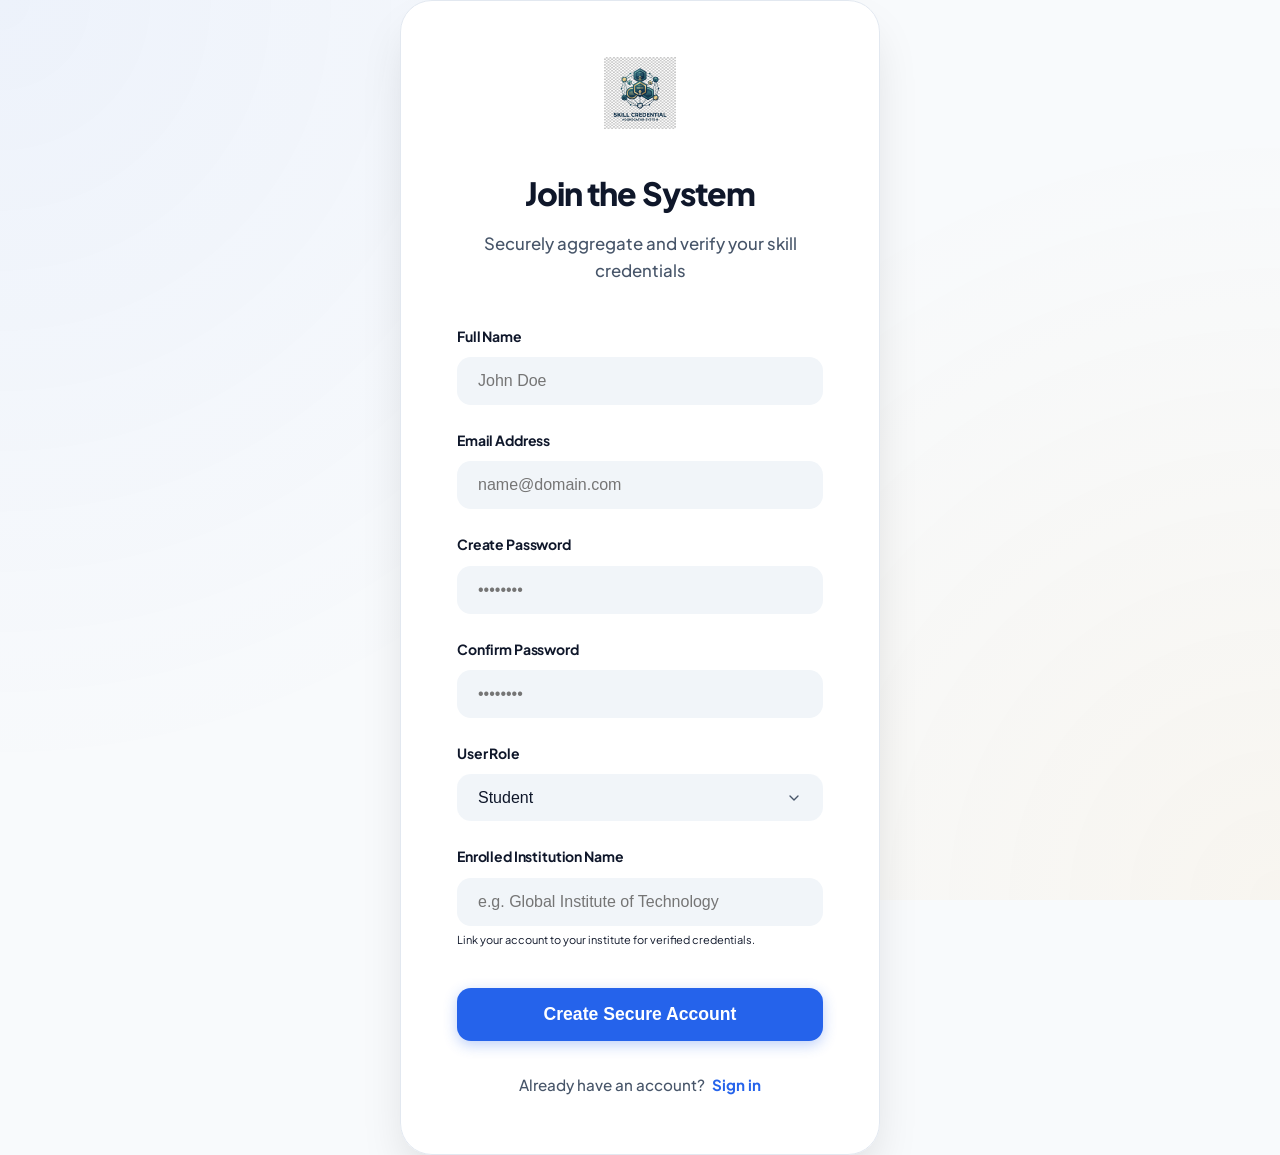
<file: frontend/register.html>
<!DOCTYPE html>
<html lang="en">

<head>
  <meta charset="UTF-8">
  <meta name="viewport" content="width=device-width, initial-scale=1.0">
  <title>Register - Skill Credential Aggregator</title>
  <link rel="stylesheet" href="style.css">
  <link rel="preconnect" href="https://fonts.googleapis.com">
  <link rel="preconnect" href="https://fonts.gstatic.com" crossorigin>
  <link href="https://fonts.googleapis.com/css2?family=Inter:wght@400;600;700&display=swap" rel="stylesheet">
</head>

<body>
  <div class="container" style="max-width: 480px;">
    <img src="logo.png" alt="Skill Credential Aggregator Logo" class="logo">
    <h2>Join the System</h2>
    <p class="subtitle">Securely aggregate and verify your skill credentials</p>

    <div id="registrationForm">
      <div class="input-group">
        <label for="name">Full Name</label>
        <input id="name" type="text" placeholder="John Doe" required>
      </div>

      <div class="input-group">
        <label for="email">Email Address</label>
        <input id="email" type="email" placeholder="name@domain.com" required>
      </div>

      <div class="input-group">
        <label for="password">Create Password</label>
        <input id="password" type="password" placeholder="••••••••" required>
      </div>

      <div class="input-group">
        <label for="confirm_password">Confirm Password</label>
        <input id="confirm_password" type="password" placeholder="••••••••" required>
      </div>

      <div class="input-group">
        <label for="role">User Role</label>
        <select id="role" onchange="toggleInstituteField()">
          <option value="student">Student</option>
          <option value="institution">Institution</option>
        </select>
      </div>

      <div class="input-group" id="instField">
        <label for="institution_name">Enrolled Institution Name</label>
        <input id="institution_name" type="text" placeholder="e.g. Global Institute of Technology">
        <p style="font-size: 11px; color: var(--text-dim); margin-top: 5px;">Link your account to your institute for
          verified credentials.</p>
      </div>

      <button id="regBtn" onclick="register()">Create Secure Account</button>
    </div>

    <!-- OTP Section (Hidden by default) -->
    <div id="otpSection" style="display: none; animation: fadeIn 0.5s ease;">
      <p class="subtitle" style="margin-bottom: 20px;">We've sent a 6-digit code to your email. Check your inbox (or
        console logs).</p>
      <div class="input-group">
        <label for="otp">Enter 6-Digit OTP</label>
        <input id="otp" type="text" maxlength="6" placeholder="000000"
          style="text-align: center; letter-spacing: 12px; font-size: 24px;">
      </div>
      <button onclick="verifyOTP()" style="background: var(--success); color: white;">Verify & Complete
        Registration</button>
      <p class="link-text"><a href="#" onclick="showRegisterForm()" class="link">Change Email</a></p>
    </div>

    <p class="link-text">Already have an account? <a href="login.html" class="link">Sign in</a></p>

    <script src="script.js"></script>
  </div>
</body>

</html>
</file>
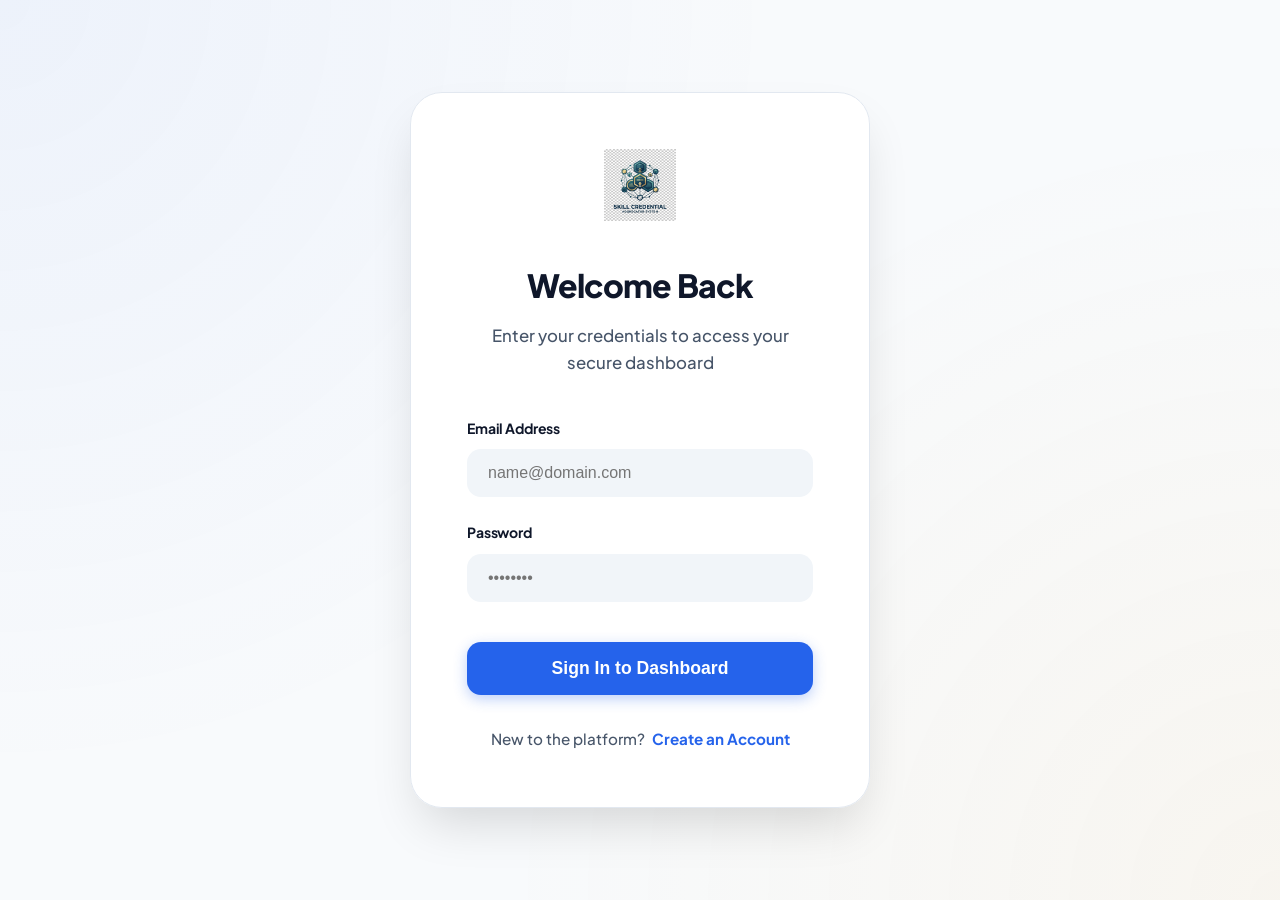
<file: frontend/student-dashboard.html>
<!DOCTYPE html>
<html lang="en">

<head>
    <meta charset="UTF-8">
    <meta name="viewport" content="width=device-width, initial-scale=1.0">
    <title>Student Dashboard - Skill Credential Aggregator</title>
    <link rel="stylesheet" href="dashboard.css">
    <link rel="preconnect" href="https://fonts.googleapis.com">
    <link rel="preconnect" href="https://fonts.gstatic.com" crossorigin>
    <link href="https://fonts.googleapis.com/css2?family=Inter:wght@400;600;700&display=swap" rel="stylesheet">
    <script src="script.js" defer></script>
</head>

<body>
    <div class="dashboard">
        <!-- Sidebar -->
        <aside class="sidebar">
            <div class="sidebar-header">
                <img src="logo.png" alt="Logo" class="sidebar-logo">
                <div class="sidebar-title">Skill Aggregator</div>
            </div>

            <div class="user-profile">
                <div class="user-avatar" id="userAvatar">S</div>
                <div class="user-details">
                    <h3 id="userName">Student Name</h3>
                    <p>Student Account</p>
                </div>
            </div>

            <nav class="nav-menu">
                <a href="#" class="nav-link active">
                    <span class="nav-icon">📊</span>
                    Dashboard
                </a>
                <a href="#" class="nav-link">
                    <span class="nav-icon">🎓</span>
                    My Credentials
                </a>
                <a href="verify.html" class="nav-link">
                    <span class="nav-icon">🛡️</span>
                    Verify Skills
                </a>
                <a href="#" class="nav-link">
                    <span class="nav-icon">⚙️</span>
                    Settings
                </a>
            </nav>

            <button class="logout-btn-sidebar" onclick="logout()">Logout Securely</button>
        </aside>

        <!-- Main Content -->
        <main class="main-content">
            <div class="page-header" style="display: flex; justify-content: space-between; align-items: start;">
                <div>
                    <h1>Academic Journey</h1>
                    <p id="dashboardSubtitle" style="color: var(--text-dim);">Enrolled Institution: <span
                            id="enrolledInst" style="color: var(--accent); font-weight: 600;">--</span></p>
                </div>
                <button class="action-btn" onclick="copyProfileLink()"
                    style="background: rgba(212, 175, 55, 0.1); color: var(--accent); border: 1px solid var(--accent);">🔗
                    Share Verified Profile</button>
            </div>

            <!-- Stats Grid -->
            <div class="dashboard-grid">
                <div class="stat-card gold">
                    <div class="stat-icon">🎓</div>
                    <div class="stat-value" id="totalCreds">--</div>
                    <div class="stat-label">Verified credentials</div>
                </div>

                <div class="stat-card success">
                    <div class="stat-icon">✓</div>
                    <div class="stat-value" id="coursesCount">--</div>
                    <div class="stat-label">Courses Completed</div>
                </div>

                <div class="stat-card info">
                    <div class="stat-icon">💡</div>
                    <div class="stat-value" id="skillsCount">--</div>
                    <div class="stat-label">Skills Acquired</div>
                </div>

                <div class="stat-card purple">
                    <div class="stat-icon">🏆</div>
                    <div class="stat-value" id="achievementsCount">--</div>
                    <div class="stat-label">Achievements</div>
                </div>
            </div>

            <!-- Recent Credentials -->
            <div class="content-section">
                <div class="section-head">
                    <h2>Recent Credentials</h2>
                    <div style="display: flex; gap: 12px;">
                        <button class="action-btn" onclick="openModal()"
                            style="background: var(--info); color: white;">+ Add External Asset</button>
                        <button class="action-btn">View All</button>
                    </div>
                </div>
                <div class="card-grid" id="credentialGrid">
                    <!-- Loading state -->
                    <div class="card">
                        <p>Loading your credentials...</p>
                    </div>
                </div>
            </div>

            <!-- Federated Learning Recommendations -->
            <div class="content-section"
                style="background: linear-gradient(135deg, rgba(99, 102, 241, 0.05) 0%, transparent 100%); border-color: rgba(99, 102, 241, 0.2);">
                <div class="section-head">
                    <div style="display: flex; align-items: center; gap: 12px;">
                        <h2 style="margin: 0;">Recommended for You</h2>
                        <span class="badge badge-info">AI Powered (FL)</span>
                    </div>
                </div>
                <div class="card-grid" id="recommendationGrid">
                    <!-- Recommendations loaded here -->
                </div>
            </div>
        </main>
    </div>

    <!-- External Credential Modal -->
    <div id="externalModal" class="modal">
        <div class="modal-content">
            <button class="close-btn" onclick="closeModal()">&times;</button>
            <div class="modal-header">
                <h2>Add External Asset</h2>
                <p>Manually record skills acquired from other platforms or institutions.</p>
            </div>

            <div class="form-group">
                <label for="extSkill">Skill Name</label>
                <input type="text" id="extSkill" placeholder="e.g. Advanced Machine Learning">
            </div>

            <div class="form-group">
                <label for="extIssuer">Issuing Authority / Website</label>
                <input type="text" id="extIssuer" placeholder="e.g. Coursera, Udemy, edX">
            </div>

            <div style="margin-top: 32px;">
                <button class="action-btn" onclick="submitExternalCred()" style="width: 100%; padding: 16px;">💾 Save
                    Asset to Portal</button>
            </div>
        </div>
    </div>

    <script>
        // Get user data from localStorage
        const userData = {
            id: localStorage.getItem('user_id'),
            name: localStorage.getItem('name'),
            role: localStorage.getItem('role')
        };
        const token = localStorage.getItem('token');

        if (!token) {
            window.location.href = 'login.html';
        }

        if (userData.name) {
            document.getElementById('userName').textContent = userData.name;
            document.getElementById('userAvatar').textContent = userData.name.charAt(0).toUpperCase();
        }

        // Initialize info from localStorage
        const userName = localStorage.getItem('name') || 'Student';
        const institution = localStorage.getItem('institution') || 'Not Enrolled';
        document.getElementById('userName').textContent = userName;
        document.getElementById('enrolledInst').textContent = institution;

        // Fetch Credentials
        async function fetchMyCredentials() {
            try {
                const response = await fetch('http://localhost:5000/my-credentials', {
                    headers: { 'Authorization': 'Bearer ' + token }
                });
                const credentials = await response.json();

                if (response.ok) {
                    updateDashboard(credentials);
                }
            } catch (err) {
                console.error("Failed to fetch credentials", err);
            }
        }

        function updateDashboard(credentials) {
            // Update Stats
            document.getElementById('totalCreds').textContent = credentials.length;

            // Calculate real values from credentials to remove fake values
            const internalCreds = credentials.filter(c => c.type === 'internal').length;
            const externalCreds = credentials.filter(c => c.type === 'external').length;

            document.getElementById('coursesCount').textContent = internalCreds;
            document.getElementById('skillsCount').textContent = credentials.length;
            document.getElementById('achievementsCount').textContent = externalCreds;

            // Render Cards
            const grid = document.getElementById('credentialGrid');
            grid.innerHTML = ''; // Clear placeholders

            if (credentials.length === 0) {
                grid.innerHTML = '<div class="card"><p>No credentials issued to you yet.</p></div>';
                return;
            }

            credentials.forEach(cred => {
                const date = new Date(cred.issue_date).toLocaleDateString();
                const typeBadge = cred.type === 'external' ?
                    '<span class="badge badge-external">External</span>' :
                    '<span class="badge badge-internal">Internal</span>';

                const card = `
                    <div class="card">
                        <div style="display: flex; justify-content: space-between; align-items: start; margin-bottom: 12px;">
                            <h3 class="card-title" style="margin: 0;">${cred.skill_name}</h3>
                            ${typeBadge}
                        </div>
                        <p class="card-description">Issued by: ${cred.issuer_name}</p>
                        <div class="card-meta" style="margin-top: 20px;">
                            <span>Issued: ${date}</span>
                            <span class="badge badge-success">${cred.status}</span>
                        </div>
                        <div class="hash-text" style="word-break: break-all; margin-top: 15px; font-size: 10px; border-top: 1px solid var(--glass-border); padding-top: 10px;">
                            ${cred.credential_hash}
                        </div>
                    </div>
                `;
                grid.insertAdjacentHTML('beforeend', card);
            });
        }

        // Modal Controls
        function openModal() {
            document.getElementById('externalModal').style.display = 'flex';
        }

        function closeModal() {
            document.getElementById('externalModal').style.display = 'none';
        }

        async function submitExternalCred() {
            const skill = document.getElementById('extSkill').value.trim();
            const issuer = document.getElementById('extIssuer').value.trim();

            if (!skill || !issuer) {
                showToast("All fields are required", "error");
                return;
            }

            try {
                const response = await fetch('http://localhost:5000/add-external-credential', {
                    method: 'POST',
                    headers: {
                        'Content-Type': 'application/json',
                        'Authorization': 'Bearer ' + token
                    },
                    body: JSON.stringify({
                        skill_name: skill,
                        issuer_name: issuer
                    })
                });

                const data = await response.json();

                if (response.ok) {
                    showToast("External asset saved successfully!", "success");
                    closeModal();
                    // Clear fields
                    document.getElementById('extSkill').value = '';
                    document.getElementById('extIssuer').value = '';
                    // Refresh
                    fetchMyCredentials();
                } else {
                    showToast(data.message, "error");
                }
            } catch (err) {
                showToast("Network error. Please try again.", "error");
            }
        }

        // Fetch Recommendations (Module 4: Federated Learning)
        async function fetchRecommendations() {
            try {
                const response = await fetch('http://localhost:5000/recommend-skills', {
                    headers: { 'Authorization': 'Bearer ' + token }
                });
                const data = await response.json();

                if (response.ok) {
                    const grid = document.getElementById('recommendationGrid');
                    grid.innerHTML = '';

                    data.recommendations.forEach(rec => {
                        const card = `
                            <div class="card" style="border-top: 4px solid #6c5ce7;">
                                <h3 class="card-title">${rec.skill}</h3>
                                <p class="card-description">${rec.reason}</p>
                                <div class="card-meta">
                                    <span style="color: #6c5ce7; font-weight: bold;">Match: ${rec.confidence}</span>
                                    <button class="nav-link" style="padding: 4px 12px; font-size: 0.8rem; border: 1px solid #6c5ce7; color: #6c5ce7; background: transparent; border-radius: 4px; cursor: pointer;">Explore</button>
                                </div>
                            </div>
                        `;
                        grid.insertAdjacentHTML('beforeend', card);
                    });
                }
            } catch (err) {
                console.error("Failed to fetch recommendations", err);
            }
        }

        function logout() {
            localStorage.clear();
            window.location.href = 'login.html';
        }

        function copyProfileLink() {
            const userId = localStorage.getItem('user_id');
            const link = window.location.origin + window.location.pathname.replace('student-dashboard.html', 'public-profile.html') + '?id=' + userId;

            navigator.clipboard.writeText(link).then(() => {
                showToast("Profile link copied to clipboard!", "success");
            }).catch(err => {
                showToast("Manual Link: " + link, "info");
            });
        }

        fetchMyCredentials();
        fetchRecommendations();
    </script>
    <script src="script.js"></script>
</body>

</html>
</file>
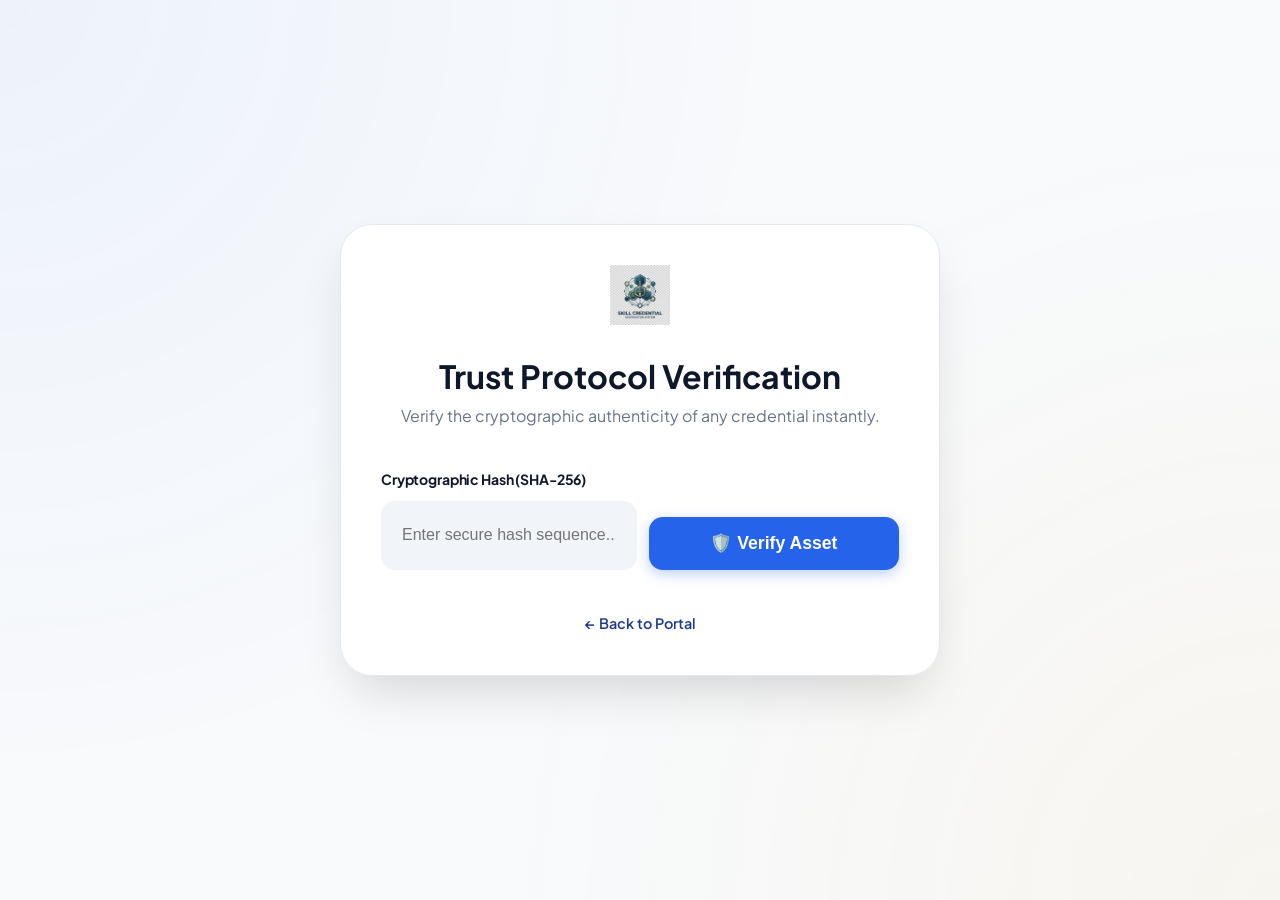
<file: frontend/verify.html>
<!DOCTYPE html>
<html lang="en">

<head>
    <meta charset="UTF-8">
    <meta name="viewport" content="width=device-width, initial-scale=1.0">
    <title>Verify Credential - Skill Aggregator</title>
    <link href="https://fonts.googleapis.com/css2?family=Inter:wght@400;600;700&display=swap" rel="stylesheet">
    <link rel="stylesheet" href="style.css">
    <style>
        body {
            background: #f8fafc;
            display: flex;
            justify-content: center;
            align-items: center;
            min-height: 100vh;
        }

        .verify-container {
            max-width: 600px;
            width: 90%;
            padding: 40px;
            animation: containerReveal 1s cubic-bezier(0.2, 0.8, 0.2, 1);
        }

        .result-card {
            display: none;
            background: #ffffff;
            border: 1px solid #e2e8f0; box-shadow: 0 4px 6px -1px rgba(0,0,0,0.05);
            backdrop-filter: blur(10px);
            border-radius: 20px;
            padding: 30px;
            margin-top: 30px;
            animation: slideUp 0.6s cubic-bezier(0.2, 0.8, 0.2, 1);
        }

        .verified-header {
            display: flex;
            align-items: center;
            gap: 12px;
            color: #1e3a8a;
            font-weight: 700;
            margin-bottom: 24px;
            font-size: 1.1rem;
        }

        .data-grid {
            display: grid;
            grid-template-columns: 100px 1fr;
            gap: 16px;
            margin-bottom: 24px;
        }

        .label {
            color: #64748b;
            font-size: 0.9rem;
            font-weight: 600;
        }

        .value {
            color: #0f172a;
            font-weight: 500;
        }

        .blockchain-footer {
            border-top: 1px solid #e2e8f0;
            padding-top: 20px;
            font-family: monospace;
            font-size: 0.8rem;
            color: #1e3a8a;
            opacity: 0.8;
        }

        @keyframes slideUp {
            from {
                opacity: 0;
                transform: translateY(30px);
            }

            to {
                opacity: 1;
                transform: translateY(0);
            }
        }
    </style>
</head>

<body>

    <div class="container verify-container">
        <div style="text-align: center; margin-bottom: 40px;">
            <img src="logo.png" alt="Logo" style="height: 60px; margin-bottom: 20px;">
            <h1>Trust Protocol Verification</h1>
            <p style="color: #64748b;">Verify the cryptographic authenticity of any credential instantly.</p>
        </div>

        <div class="input-group">
            <label for="hashInput">Cryptographic Hash (SHA-256)</label>
            <div style="display: flex; gap: 12px;">
                <input type="text" id="hashInput" placeholder="Enter secure hash sequence..." style="margin: 0;">
                <button class="action-btn" onclick="verify()" style="white-space: nowrap;">🛡️ Verify Asset</button>
            </div>
        </div>

        <div id="loader" style="display: none; text-align: center; color: #1e3a8a; margin-top: 20px;">
            <span style="display: inline-block; animation: spin 1s linear infinite; margin-right: 10px;">🛡️</span>
            Accessing Decentralized Ledger...
        </div>
        <div id="errorMsg"
            style="color: #dc2626; text-align: center; margin-top: 20px; font-weight: 600; display: none;"></div>

        <div id="resultCard" class="result-card">
            <div class="verified-header">
                <span style="font-size: 1.5rem;">✅</span>
                BLOCKCHAIN VERIFIED RECORD
            </div>

            <div class="data-grid">
                <div class="label">Skill Asset</div>
                <div class="value" id="resSkill"></div>

                <div class="label">Recipient</div>
                <div class="value" id="resStudent"></div>

                <div class="label">Authority</div>
                <div class="value" id="resIssuer"></div>

                <div class="label">Date Signed</div>
                <div class="value" id="resDate"></div>
            </div>

            <div class="blockchain-footer">
                <div>LEDGER_INDEX: #<span id="resBlock"></span></div>
                <div>BLOCK_TIMESTAMP: <span id="resTime"></span></div>
                <div style="margin-top: 10px; color: #1e3a8a;">✓ Status: Cryptographically Secure & Immutable</div>
            </div>
        </div>

        <div style="text-align: center; margin-top: 40px;">
            <a href="login.html"
                style="color: #1e3a8a; text-decoration: none; font-size: 0.9rem; font-weight: 600;">← Back to
                Portal</a>
        </div>
    </div>

    <script>
        async function verify() {
            const hash = document.getElementById('hashInput').value.trim();
            const resultCard = document.getElementById('resultCard');
            const errorMsg = document.getElementById('errorMsg');
            const loader = document.getElementById('loader');

            if (!hash) return;

            // Reset UI
            resultCard.style.display = 'none';
            errorMsg.style.display = 'none';
            loader.style.display = 'block';

            try {
                const response = await fetch(`http://localhost:5000/verify-credential/${hash}`);
                const data = await response.json();

                loader.style.display = 'none';

                if (response.ok && data.verified) {
                    document.getElementById('resSkill').textContent = data.data.skill;
                    document.getElementById('resStudent').textContent = data.data.student;
                    document.getElementById('resIssuer').textContent = data.data.issuer;
                    document.getElementById('resDate').textContent = new Date(data.data.issue_date).toLocaleDateString();
                    document.getElementById('resBlock').textContent = data.data.blockchain_block;
                    document.getElementById('resTime').textContent = data.data.blockchain_timestamp;

                    resultCard.style.display = 'block';
                } else {
                    errorMsg.textContent = data.message || "Credential not found.";
                    errorMsg.style.display = 'block';
                }
            } catch (err) {
                loader.style.display = 'none';
                errorMsg.textContent = "Error connecting to verification server.";
                errorMsg.style.display = 'block';
            }
        }
    </script>

</body>

</html>
</file>
<file: frontend/landing.css>
@import url('https://fonts.googleapis.com/css2?family=Plus+Jakarta+Sans:wght@400;500;600;700;800&display=swap');

:root {
    --primary: #ffffff;
    --bg-page: #f8fafc;
    --accent: #0f172a;
    --accent-blue: #2563eb;
    --accent-blue-hover: #1d4ed8;
    --accent-glow: rgba(37, 99, 235, 0.15);

    --text-main: #0f172a;
    --text-muted: #475569;
    --text-light: #94a3b8;

    --success: #10b981;
    --warning: #f59e0b;

    --border-subtle: #e2e8f0;
    --border-focus: #2563eb;

    --glass: rgba(255, 255, 255, 0.7);
    --glass-heavy: rgba(255, 255, 255, 0.95);

    --font-main: 'Plus Jakarta Sans', 'Inter', system-ui, -apple-system, sans-serif;
    --transition: all 0.4s cubic-bezier(0.16, 1, 0.3, 1);
    --shadow-sm: 0 1px 2px 0 rgb(0 0 0 / 0.05);
    --shadow-md: 0 4px 6px -1px rgb(0 0 0 / 0.1), 0 2px 4px -2px rgb(0 0 0 / 0.1);
    --shadow-lg: 0 20px 25px -5px rgb(0 0 0 / 0.1), 0 8px 10px -6px rgb(0 0 0 / 0.1);
    --shadow-xl: 0 25px 50px -12px rgb(0 0 0 / 0.15);
}

* {
    box-sizing: border-box;
    margin: 0;
    padding: 0;
    font-family: var(--font-main);
    scroll-behavior: smooth;
}

body {
    background-color: var(--bg-page);
    color: var(--text-main);
    line-height: 1.6;
    overflow-x: hidden;
    -webkit-font-smoothing: antialiased;
}

/* Dynamic Mesh Background */
body::before {
    content: '';
    position: fixed;
    top: 0;
    left: 0;
    width: 100%;
    height: 100%;
    background:
        radial-gradient(circle at 0% 0%, rgba(37, 99, 235, 0.05) 0%, transparent 50%),
        radial-gradient(circle at 100% 100%, rgba(245, 158, 11, 0.05) 0%, transparent 50%),
        radial-gradient(circle at 50% 50%, rgba(16, 185, 129, 0.02) 0%, transparent 50%);
    pointer-events: none;
    z-index: -1;
}

/* Navbar Decorator */
nav {
    position: fixed;
    top: 0;
    width: 100%;
    background: var(--glass-heavy);
    backdrop-filter: blur(12px);
    -webkit-backdrop-filter: blur(12px);
    border-bottom: 1px solid var(--border-subtle);
    z-index: 1000;
    padding: 1.25rem 5%;
    display: flex;
    justify-content: space-between;
    align-items: center;
    transition: var(--transition);
}

.nav-brand {
    display: flex;
    align-items: center;
    gap: 12px;
    text-decoration: none;
    font-weight: 800;
    font-size: 1.4rem;
    color: var(--accent);
    letter-spacing: -0.02em;
}

.nav-brand img {
    height: 40px;
    width: 40px;
    object-fit: contain;
    transition: var(--transition);
}

.nav-brand:hover img {
    transform: rotate(-5deg) scale(1.1);
}

.nav-links {
    display: flex;
    gap: 32px;
    align-items: center;
}

.nav-links a {
    text-decoration: none;
    color: var(--text-muted);
    font-weight: 600;
    transition: var(--transition);
    font-size: 0.95rem;
    position: relative;
}

.nav-links a:not(.btn-primary, .btn-outline)::after {
    content: '';
    position: absolute;
    bottom: -4px;
    left: 0;
    width: 0;
    height: 2px;
    background: var(--accent-blue);
    transition: var(--transition);
}

.nav-links a:not(.btn-primary, .btn-outline):hover::after {
    width: 100%;
}

.nav-links a:hover {
    color: var(--accent-blue);
}

/* Buttons */
.btn-primary {
    background: var(--accent-blue);
    color: white !important;
    padding: 12px 28px;
    border-radius: 12px;
    font-weight: 700;
    box-shadow: 0 4px 14px 0 rgba(37, 99, 235, 0.39);
    border: none;
    cursor: pointer;
    text-decoration: none;
    display: inline-flex;
    align-items: center;
    justify-content: center;
    transition: var(--transition);
    font-size: 1rem;
}

.btn-primary:hover {
    background: var(--accent-blue-hover);
    transform: translateY(-2px);
    box-shadow: 0 6px 20px rgba(37, 99, 235, 0.45);
}

.btn-outline {
    border: 1.5px solid var(--border-subtle);
    color: var(--text-main) !important;
    background: transparent;
    padding: 12px 28px;
    border-radius: 12px;
    font-weight: 700;
    cursor: pointer;
    text-decoration: none;
    display: inline-flex;
    align-items: center;
    justify-content: center;
    transition: var(--transition);
    font-size: 1rem;
}

.btn-outline:hover {
    border-color: var(--accent-blue);
    color: var(--accent-blue) !important;
    background: rgba(37, 99, 235, 0.02);
    transform: translateY(-2px);
}

/* Hero Section */
.hero {
    padding: 180px 5% 120px;
    min-height: 90vh;
    display: flex;
    align-items: center;
    justify-content: space-between;
    gap: 80px;
    max-width: 1400px;
    margin: 0 auto;
}

.hero-content {
    flex: 1.2;
    max-width: 650px;
}

.badge {
    display: inline-flex;
    align-items: center;
    gap: 8px;
    padding: 8px 16px;
    background: white;
    box-shadow: var(--shadow-sm);
    color: var(--accent-blue);
    border-radius: 100px;
    font-size: 0.875rem;
    font-weight: 700;
    margin-bottom: 32px;
    border: 1px solid var(--border-subtle);
}

.badge::before {
    content: '';
    width: 8px;
    height: 8px;
    background: var(--success);
    border-radius: 50%;
    animation: pulse 2s infinite;
}

@keyframes pulse {
    0% {
        box-shadow: 0 0 0 0 rgba(16, 185, 129, 0.4);
    }

    70% {
        box-shadow: 0 0 0 8px rgba(16, 185, 129, 0);
    }

    100% {
        box-shadow: 0 0 0 0 rgba(16, 185, 129, 0);
    }
}

.hero h1 {
    font-size: 4.5rem;
    font-weight: 800;
    line-height: 1.05;
    color: var(--accent);
    margin-bottom: 28px;
    letter-spacing: -0.04em;
}

.hero h1 span {
    background: linear-gradient(135deg, var(--accent-blue) 0%, #6366f1 100%);
    -webkit-background-clip: text;
    background-clip: text;
    -webkit-text-fill-color: transparent;
    display: inline-block;
}

.hero p {
    font-size: 1.25rem;
    color: var(--text-muted);
    margin-bottom: 48px;
    max-width: 580px;
    font-weight: 500;
}

.hero-btns {
    display: flex;
    gap: 20px;
}

.hero-btns .btn-primary {
    padding: 18px 40px;
    font-size: 1.1rem;
}

.hero-btns .btn-outline {
    padding: 18px 40px;
    font-size: 1.1rem;
}

/* Premium Glass Mockup */
.hero-image {
    flex: 1;
    position: relative;
    perspective: 1000px;
}

.glass-mockup {
    background: var(--glass-heavy);
    backdrop-filter: blur(20px);
    border: 1px solid rgba(255, 255, 255, 0.8);
    box-shadow: var(--shadow-xl), inset 0 0 0 1px rgba(255, 255, 255, 0.5);
    border-radius: 32px;
    padding: 32px;
    width: 100%;
    max-width: 480px;
    transform: rotateY(-10deg) rotateX(5deg);
    transition: var(--transition);
    animation: float 6s ease-in-out infinite;
}

.glass-mockup:hover {
    transform: rotateY(0deg) rotateX(0deg);
}

@keyframes float {

    0%,
    100% {
        transform: rotateY(-10deg) rotateX(5deg) translateY(0);
    }

    50% {
        transform: rotateY(-10deg) rotateX(5deg) translateY(-15px);
    }
}

.mockup-header {
    display: flex;
    gap: 10px;
    margin-bottom: 48px;
}

.mockup-header .circle {
    width: 12px;
    height: 12px;
    border-radius: 50%;
}

.mockup-header .circle:nth-child(1) {
    background: #ff5f57;
}

.mockup-header .circle:nth-child(2) {
    background: #febc2e;
}

.mockup-header .circle:nth-child(3) {
    background: #28c840;
}

.mockup-content .line {
    height: 12px;
    background: #f1f5f9;
    border-radius: 6px;
    margin-bottom: 24px;
    width: 90%;
}

.mockup-content .line.title {
    height: 48px;
    width: 70%;
    background: linear-gradient(90deg, #f1f5f9 0%, #e2e8f0 100%);
    margin-bottom: 40px;
}

.mockup-content .shield {
    display: flex;
    justify-content: center;
    align-items: center;
    margin: 60px 0;
    position: relative;
}

.mockup-content .shield img {
    width: 120px;
    filter: drop-shadow(0 0 30px var(--accent-glow));
    animation: pulse-glow 3s infinite;
}

@keyframes pulse-glow {

    0%,
    100% {
        filter: drop-shadow(0 0 20px var(--accent-glow));
        transform: scale(1);
    }

    50% {
        filter: drop-shadow(0 0 40px var(--accent-glow));
        transform: scale(1.05);
    }
}

.mockup-badge {
    position: absolute;
    bottom: -20px;
    right: -20px;
    background: var(--accent);
    color: white;
    padding: 16px 28px;
    border-radius: 20px;
    font-size: 1rem;
    font-weight: 700;
    box-shadow: var(--shadow-lg);
    display: flex;
    align-items: center;
    gap: 12px;
    border: 1px solid rgba(255, 255, 255, 0.1);
}

/* Features Section */
.features {
    padding: 140px 5%;
    background: white;
    border-top: 1px solid var(--border-subtle);
}

.section-title {
    text-align: center;
    font-size: 3rem;
    margin-bottom: 80px;
    color: var(--accent);
    font-weight: 800;
    letter-spacing: -0.03em;
}

.grid {
    display: grid;
    grid-template-columns: repeat(3, 1fr);
    gap: 32px;
    max-width: 1280px;
    margin: 0 auto;
}

.card {
    background: var(--bg-page);
    border: 1px solid var(--border-subtle);
    padding: 56px 40px;
    border-radius: 32px;
    transition: var(--transition);
    position: relative;
    overflow: hidden;
    display: flex;
    flex-direction: column;
}

.card:hover {
    transform: translateY(-12px);
    box-shadow: var(--shadow-xl);
    border-color: var(--accent-blue);
    background: white;
}

.icon {
    width: 64px;
    height: 64px;
    background: white;
    color: var(--accent-blue);
    border-radius: 18px;
    display: flex;
    align-items: center;
    justify-content: center;
    margin-bottom: 32px;
    box-shadow: var(--shadow-md);
    transition: var(--transition);
}

.card:hover .icon {
    background: var(--accent-blue);
    color: white;
    transform: scale(1.1) rotate(5deg);
}

.card h3 {
    font-size: 1.5rem;
    margin-bottom: 16px;
    color: var(--accent);
    font-weight: 700;
    letter-spacing: -0.01em;
}

.card p {
    color: var(--text-muted);
    line-height: 1.7;
    font-size: 1.05rem;
}

/* Footer */
footer {
    text-align: center;
    padding: 80px 5% 40px;
    background: var(--accent);
    color: white;
    margin-top: 100px;
}

footer p {
    opacity: 0.7;
    font-size: 1rem;
    max-width: 600px;
    margin: 0 auto;
}

/* Mobile Responsiveness */
@media (max-width: 1100px) {
    .grid {
        grid-template-columns: repeat(2, 1fr);
    }
}

@media (max-width: 900px) {
    .hero {
        flex-direction: column;
        text-align: center;
        padding-top: 140px;
        gap: 60px;
    }

    .hero-content {
        max-width: 100%;
    }

    .hero h1 {
        font-size: 3.5rem;
    }

    .hero p {
        margin: 0 auto 40px;
    }

    .hero-btns {
        justify-content: center;
    }

    .grid {
        grid-template-columns: 1fr;
    }

    .nav-links>a:not(.btn-primary, .btn-outline) {
        display: none;
    }
}

@media (max-width: 600px) {
    .hero h1 {
        font-size: 2.75rem;
    }

    .hero-btns {
        flex-direction: column;
        width: 100%;
    }

    .hero-btns .btn-primary,
    .hero-btns .btn-outline {
        width: 100%;
    }
}
</file>
<file: frontend/style.css>
@import url('https://fonts.googleapis.com/css2?family=Plus+Jakarta+Sans:wght@400;500;600;700;800&display=swap');

:root {
  --primary: #ffffff;
  --bg-page: #f8fafc;
  --accent: #0f172a;
  --accent-blue: #2563eb;
  --accent-blue-hover: #1d4ed8;
  --accent-glow: rgba(37, 99, 235, 0.15);

  --text-main: #0f172a;
  --text-muted: #475569;
  --text-light: #94a3b8;

  --success: #10b981;
  --danger: #ef4444;
  --info: #3b82f6;

  --border-subtle: #e2e8f0;
  --border-focus: #2563eb;

  --glass: rgba(255, 255, 255, 0.7);
  --glass-heavy: rgba(255, 255, 255, 0.98);

  --font-main: 'Plus Jakarta Sans', 'Inter', system-ui, -apple-system, sans-serif;
  --transition: all 0.4s cubic-bezier(0.16, 1, 0.3, 1);
  --shadow-xl: 0 25px 50px -12px rgb(0 0 0 / 0.15);
}

* {
  box-sizing: border-box;
  margin: 0;
  padding: 0;
}

body {
  font-family: var(--font-main);
  background-color: var(--bg-page);
  color: var(--text-main);
  min-height: 100vh;
  display: flex;
  justify-content: center;
  align-items: center;
  overflow-x: hidden;
  line-height: 1.6;
}

/* Dynamic Mesh Background */
body::before {
  content: '';
  position: fixed;
  top: 0;
  left: 0;
  width: 100%;
  height: 100%;
  background:
    radial-gradient(circle at 0% 0%, rgba(37, 99, 235, 0.05) 0%, transparent 50%),
    radial-gradient(circle at 100% 100%, rgba(245, 158, 11, 0.05) 0%, transparent 50%);
  pointer-events: none;
  z-index: -1;
}

.container {
  background: var(--glass-heavy);
  backdrop-filter: blur(20px);
  -webkit-backdrop-filter: blur(20px);
  border: 1px solid var(--border-subtle);
  border-radius: 32px;
  padding: 56px;
  width: 100%;
  max-width: 460px;
  box-shadow: var(--shadow-xl);
  text-align: center;
  position: relative;
  overflow: hidden;
  animation: slideUp 0.8s cubic-bezier(0.16, 1, 0.3, 1);
}

@keyframes slideUp {
  from {
    opacity: 0;
    transform: translateY(40px);
  }

  to {
    opacity: 1;
    transform: translateY(0);
  }
}

.logo {
  width: 72px;
  height: 72px;
  margin-bottom: 32px;
  object-fit: contain;
  transition: var(--transition);
}

.logo:hover {
  transform: scale(1.1) rotate(-5deg);
}

h2 {
  font-size: 2rem;
  font-weight: 800;
  margin-bottom: 12px;
  letter-spacing: -0.03em;
  color: var(--accent);
}

.subtitle {
  color: var(--text-muted);
  font-size: 1.05rem;
  margin-bottom: 40px;
  font-weight: 500;
}

.input-group {
  position: relative;
  margin-bottom: 24px;
  text-align: left;
}

.input-group label {
  display: block;
  font-size: 0.875rem;
  font-weight: 700;
  color: var(--accent);
  margin-bottom: 10px;
  letter-spacing: -0.01em;
}

input,
select {
  width: 100%;
  padding: 14px 20px;
  background: #f1f5f9;
  border: 1.5px solid transparent;
  border-radius: 14px;
  color: var(--text-main);
  font-size: 1rem;
  font-weight: 500;
  outline: none;
  transition: var(--transition);
}

input:hover,
select:hover {
  background: #e2e8f0;
}

input:focus,
select:focus {
  background: white;
  border-color: var(--accent-blue);
  box-shadow: 0 0 0 4px rgba(37, 99, 235, 0.1);
}

button {
  width: 100%;
  padding: 16px;
  margin-top: 16px;
  background: var(--accent-blue);
  border: none;
  border-radius: 14px;
  font-size: 1.1rem;
  font-weight: 700;
  color: white;
  cursor: pointer;
  transition: var(--transition);
  box-shadow: 0 4px 14px 0 rgba(37, 99, 235, 0.3);
}

button:hover {
  background: var(--accent-blue-hover);
  transform: translateY(-2px);
  box-shadow: 0 6px 20px rgba(37, 99, 235, 0.4);
}

button:active {
  transform: translateY(0);
}

/* Toast System */
#toast-container {
  position: fixed;
  top: 30px;
  right: 30px;
  z-index: 9999;
  display: flex;
  flex-direction: column;
  gap: 12px;
}

.toast {
  background: white;
  border: 1px solid var(--border-subtle);
  color: var(--text-main);
  padding: 18px 24px;
  border-radius: 16px;
  box-shadow: var(--shadow-xl);
  display: flex;
  align-items: center;
  gap: 14px;
  font-weight: 600;
  min-width: 320px;
  transform: translateX(120%);
  transition: transform 0.6s cubic-bezier(0.16, 1, 0.3, 1);
}

.toast.show {
  transform: translateX(0);
}

.toast-success {
  border-left: 6px solid var(--success);
}

.toast-error {
  border-left: 6px solid var(--danger);
}

.toast-info {
  border-left: 6px solid var(--info);
}

.link-text {
  margin-top: 32px;
  font-size: 0.95rem;
  color: var(--text-muted);
  font-weight: 500;
}

.link {
  color: var(--accent-blue);
  text-decoration: none;
  font-weight: 700;
  margin-left: 4px;
  transition: var(--transition);
}

.link:hover {
  color: var(--accent-blue-hover);
  text-decoration: underline;
}

/* Custom Select Arrow */
select {
  appearance: none;
  background-image: url("data:image/svg+xml;charset=UTF-8,%3Csvg xmlns='http://www.w3.org/2000/svg' viewBox='0 0 24 24' fill='none' stroke='%23475569' stroke-width='2' stroke-linecap='round' stroke-linejoin='round'%3E%3Cpolyline points='6 9 12 15 18 9'%3E%3C/polyline%3E%3C/svg%3E");
  background-repeat: no-repeat;
  background-position: right 20px center;
  background-size: 16px;
}

option {
  background-color: white;
  color: var(--text-main);
  padding: 12px;
}
</file>
<file: frontend/dashboard.css>
@import url('https://fonts.googleapis.com/css2?family=Plus+Jakarta+Sans:wght@400;500;600;700;800&display=swap');

:root {
    --primary: #ffffff;
    --bg-page: #f8fafc;
    --accent: #0f172a;
    --accent-blue: #2563eb;
    --accent-blue-hover: #1d4ed8;
    --accent-glow: rgba(37, 99, 235, 0.15);

    --text-main: #0f172a;
    --text-muted: #475569;
    --text-light: #94a3b8;

    --success: #10b981;
    --warning: #f59e0b;
    --danger: #ef4444;
    --info: #3b82f6;

    --border-subtle: #e2e8f0;
    --border-focus: #2563eb;

    --font-main: 'Plus Jakarta Sans', 'Inter', system-ui, sans-serif;
    --transition: all 0.3s cubic-bezier(0.16, 1, 0.3, 1);
    --sidebar-width: 280px;
    --shadow-sm: 0 1px 2px 0 rgb(0 0 0 / 0.05);
    --shadow-md: 0 4px 6px -1px rgb(0 0 0 / 0.1), 0 2px 4px -2px rgb(0 0 0 / 0.1);
    --shadow-lg: 0 10px 15px -3px rgb(0 0 0 / 0.1);
}

* {
    box-sizing: border-box;
    margin: 0;
    padding: 0;
}

body {
    font-family: var(--font-main);
    background-color: var(--bg-page);
    color: var(--text-main);
    min-height: 100vh;
    -webkit-font-smoothing: antialiased;
}

.dashboard {
    display: flex;
}

/* Sidebar Styling */
.sidebar {
    width: var(--sidebar-width);
    background: var(--accent);
    color: white;
    padding: 40px 24px;
    position: fixed;
    height: 100vh;
    display: flex;
    flex-direction: column;
    z-index: 1000;
    box-shadow: 4px 0 24px rgba(0, 0, 0, 0.1);
}

.sidebar-header {
    display: flex;
    align-items: center;
    gap: 12px;
    margin-bottom: 48px;
    padding-bottom: 24px;
    border-bottom: 1px solid rgba(255, 255, 255, 0.1);
}

.sidebar-logo {
    width: 40px;
    height: 40px;
    object-fit: contain;
    filter: brightness(0) invert(1);
}

.sidebar-title {
    font-size: 1.15rem;
    font-weight: 800;
    color: white;
    letter-spacing: -0.02em;
}

/* User Profile in Sidebar */
.user-profile {
    background: rgba(255, 255, 255, 0.05);
    border: 1px solid rgba(255, 255, 255, 0.1);
    border-radius: 16px;
    padding: 16px;
    margin-bottom: 40px;
    display: flex;
    align-items: center;
    gap: 12px;
}

.user-avatar {
    width: 44px;
    height: 44px;
    background: var(--accent-blue);
    color: white;
    border-radius: 12px;
    display: flex;
    align-items: center;
    justify-content: center;
    font-weight: 700;
    font-size: 1.1rem;
    box-shadow: 0 4px 12px rgba(37, 99, 235, 0.3);
}

.user-details h3 {
    font-size: 0.9rem;
    font-weight: 700;
    margin-bottom: 2px;
    color: white;
}

.user-details p {
    font-size: 0.7rem;
    color: rgba(255, 255, 255, 0.5);
    text-transform: uppercase;
    font-weight: 800;
    letter-spacing: 0.08em;
}

/* Nav Menu */
.nav-menu {
    list-style: none;
    flex-grow: 1;
}

.nav-link {
    display: flex;
    align-items: center;
    gap: 14px;
    padding: 14px 16px;
    color: rgba(255, 255, 255, 0.6);
    text-decoration: none;
    border-radius: 12px;
    margin-bottom: 8px;
    font-size: 0.95rem;
    font-weight: 600;
    transition: var(--transition);
}

.nav-link:hover {
    background: rgba(255, 255, 255, 0.08);
    color: white;
    transform: translateX(4px);
}

.nav-link.active {
    background: var(--accent-blue);
    color: white;
    box-shadow: 0 4px 14px rgba(37, 99, 235, 0.3);
}

.logout-btn-sidebar {
    margin-top: auto;
    background: rgba(239, 68, 68, 0.1);
    color: #f87171;
    border: 1px solid rgba(239, 68, 68, 0.2);
    padding: 14px;
    border-radius: 12px;
    cursor: pointer;
    font-weight: 700;
    transition: var(--transition);
    display: flex;
    align-items: center;
    justify-content: center;
    gap: 10px;
}

.logout-btn-sidebar:hover {
    background: #ef4444;
    color: white;
    border-color: #ef4444;
}

/* Main Content Area */
.main-content {
    flex: 1;
    margin-left: var(--sidebar-width);
    padding: 48px 64px;
    max-width: 1400px;
}

.page-header {
    display: flex;
    justify-content: space-between;
    align-items: flex-end;
    margin-bottom: 48px;
    padding-bottom: 24px;
    border-bottom: 1px solid var(--border-subtle);
}

.page-header h1 {
    font-size: 2.25rem;
    font-weight: 800;
    color: var(--accent);
    letter-spacing: -0.04em;
    margin-bottom: 4px;
}

.page-header p {
    color: var(--text-muted);
    font-size: 1rem;
    font-weight: 500;
}

/* Dashboard Stats Grid */
.dashboard-grid {
    display: grid;
    grid-template-columns: repeat(auto-fit, minmax(240px, 1fr));
    gap: 24px;
    margin-bottom: 48px;
}

.stat-card {
    background: white;
    border: 1px solid var(--border-subtle);
    border-radius: 20px;
    padding: 28px;
    box-shadow: var(--shadow-sm);
    transition: var(--transition);
}

.stat-card:hover {
    transform: translateY(-8px);
    box-shadow: var(--shadow-lg);
    border-color: var(--accent-blue);
}

.stat-icon {
    width: 48px;
    height: 48px;
    border-radius: 14px;
    display: flex;
    align-items: center;
    justify-content: center;
    font-size: 1.25rem;
    margin-bottom: 20px;
    box-shadow: var(--shadow-sm);
}

.stat-card.gold .stat-icon {
    color: #f59e0b;
    background: #fffbeb;
}

.stat-card.success .stat-icon {
    color: #10b981;
    background: #ecfdf5;
}

.stat-card.info .stat-icon {
    color: #3b82f6;
    background: #eff6ff;
}

.stat-card.purple .stat-icon {
    color: #8b5cf6;
    background: #f5f3ff;
}

.stat-value {
    font-size: 2rem;
    font-weight: 800;
    color: var(--accent);
    margin-bottom: 4px;
    letter-spacing: -0.02em;
}

.stat-label {
    font-size: 0.9rem;
    color: var(--text-muted);
    font-weight: 600;
}

/* Sections */
.content-section {
    background: white;
    border: 1px solid var(--border-subtle);
    border-radius: 24px;
    padding: 32px;
    margin-bottom: 40px;
    box-shadow: var(--shadow-sm);
}

.section-head {
    display: flex;
    justify-content: space-between;
    align-items: center;
    margin-bottom: 32px;
}

.section-head h2 {
    font-size: 1.25rem;
    font-weight: 800;
    color: var(--accent);
    letter-spacing: -0.02em;
}

.action-btn {
    background: var(--accent-blue);
    color: white;
    padding: 10px 20px;
    border-radius: 12px;
    font-weight: 700;
    font-size: 0.9rem;
    border: none;
    cursor: pointer;
    transition: var(--transition);
    box-shadow: 0 4px 12px rgba(37, 99, 235, 0.2);
}

.action-btn:hover {
    background: var(--accent-blue-hover);
    transform: translateY(-2px);
    box-shadow: 0 6px 16px rgba(37, 99, 235, 0.3);
}

/* Table Style */
.table-container {
    overflow-x: auto;
    border-radius: 16px;
    border: 1px solid var(--border-subtle);
}

table {
    width: 100%;
    border-collapse: collapse;
}

th {
    text-align: left;
    padding: 16px 20px;
    font-size: 0.75rem;
    font-weight: 800;
    color: var(--text-light);
    text-transform: uppercase;
    background: #f8fafc;
    border-bottom: 1px solid var(--border-subtle);
    letter-spacing: 0.05em;
}

td {
    padding: 20px;
    font-size: 0.95rem;
    color: var(--text-main);
    border-bottom: 1px solid var(--border-subtle);
    font-weight: 500;
}

tr:hover td {
    background: #f1f5f9;
}

tr:last-child td {
    border-bottom: none;
}

/* Badges */
.badge {
    padding: 6px 12px;
    border-radius: 20px;
    font-size: 0.75rem;
    font-weight: 700;
    display: inline-flex;
    align-items: center;
    gap: 6px;
}

.badge-success {
    background: #ecfdf5;
    color: #059669;
}

.badge-warning {
    background: #fffbeb;
    color: #d97706;
}

.badge-info {
    background: #eff6ff;
    color: #2563eb;
}

.badge-student {
    background: #eff6ff;
    color: #2563eb;
}

.badge-institution {
    background: #fdf4ff;
    color: #a21caf;
}

.badge-admin {
    background: #fef2f2;
    color: #dc2626;
}

.hash-text {
    font-family: 'JetBrains Mono', 'Consolas', monospace;
    font-size: 0.8rem;
    color: var(--text-light);
    background: #f1f5f9;
    padding: 4px 8px;
    border-radius: 6px;
}

/* Modal Styling */
.modal {
    display: none;
    position: fixed;
    top: 0;
    left: 0;
    width: 100%;
    height: 100%;
    background: rgba(15, 23, 42, 0.4);
    backdrop-filter: blur(8px);
    z-index: 2000;
    justify-content: center;
    align-items: center;
}

.modal-content {
    background: white;
    border-radius: 24px;
    padding: 40px;
    width: 90%;
    max-width: 500px;
    position: relative;
    box-shadow: var(--shadow-xl);
    animation: modalSlideUp 0.4s cubic-bezier(0.16, 1, 0.3, 1);
}

@keyframes modalSlideUp {
    from {
        opacity: 0;
        transform: translateY(20px);
    }

    to {
        opacity: 1;
        transform: translateY(0);
    }
}

.close-btn {
    position: absolute;
    top: 24px;
    right: 24px;
    background: #f1f5f9;
    border: none;
    width: 32px;
    height: 32px;
    border-radius: 50%;
    display: flex;
    align-items: center;
    justify-content: center;
    color: var(--text-muted);
    cursor: pointer;
    transition: var(--transition);
}

.close-btn:hover {
    background: #e2e8f0;
    color: var(--accent);
}

.form-group {
    margin-bottom: 24px;
}

.form-group label {
    display: block;
    font-size: 0.875rem;
    color: var(--accent);
    margin-bottom: 10px;
    font-weight: 700;
}

.form-group input,
.input-group input,
.form-group select {
    width: 100%;
    background: #f1f5f9;
    border: 1.5px solid transparent;
    border-radius: 12px;
    padding: 12px 16px;
    color: var(--text-main);
    font-family: var(--font-main);
    font-size: 0.95rem;
    font-weight: 500;
    transition: var(--transition);
}

.form-group input:focus,
.input-group input:focus,
.form-group select:focus {
    outline: none;
    background: white;
    border-color: var(--accent-blue);
    box-shadow: 0 0 0 4px rgba(37, 99, 235, 0.1);
}

/* Card Grid for Resources/Skills */
.card-grid {
    display: grid;
    grid-template-columns: repeat(auto-fill, minmax(300px, 1fr));
    gap: 24px;
}

.card {
    background: white;
    border: 1px solid var(--border-subtle);
    border-radius: 20px;
    padding: 24px;
    transition: var(--transition);
    box-shadow: var(--shadow-sm);
}

.card:hover {
    transform: translateY(-8px);
    box-shadow: var(--shadow-lg);
    border-color: var(--accent-blue);
}

.card-title {
    font-size: 1.15rem;
    font-weight: 800;
    color: var(--accent);
    margin-bottom: 8px;
    letter-spacing: -0.02em;
}

.card-description {
    font-size: 0.95rem;
    color: var(--text-muted);
    line-height: 1.6;
}

@media (max-width: 1024px) {
    .sidebar {
        width: 80px;
        padding: 32px 12px;
    }

    .sidebar-title,
    .user-details,
    .nav-link span,
    .logout-btn-sidebar span {
        display: none;
    }

    .main-content {
        margin-left: 80px;
        padding: 32px;
    }

    .sidebar-header {
        justify-content: center;
    }

    .nav-link {
        justify-content: center;
        padding: 16px;
    }
}

@media (max-width: 768px) {
    .dashboard-grid {
        grid-template-columns: 1fr;
    }

    .page-header {
        flex-direction: column;
        align-items: flex-start;
        gap: 16px;
    }

    .main-content {
        padding: 24px;
    }
}
</file>
